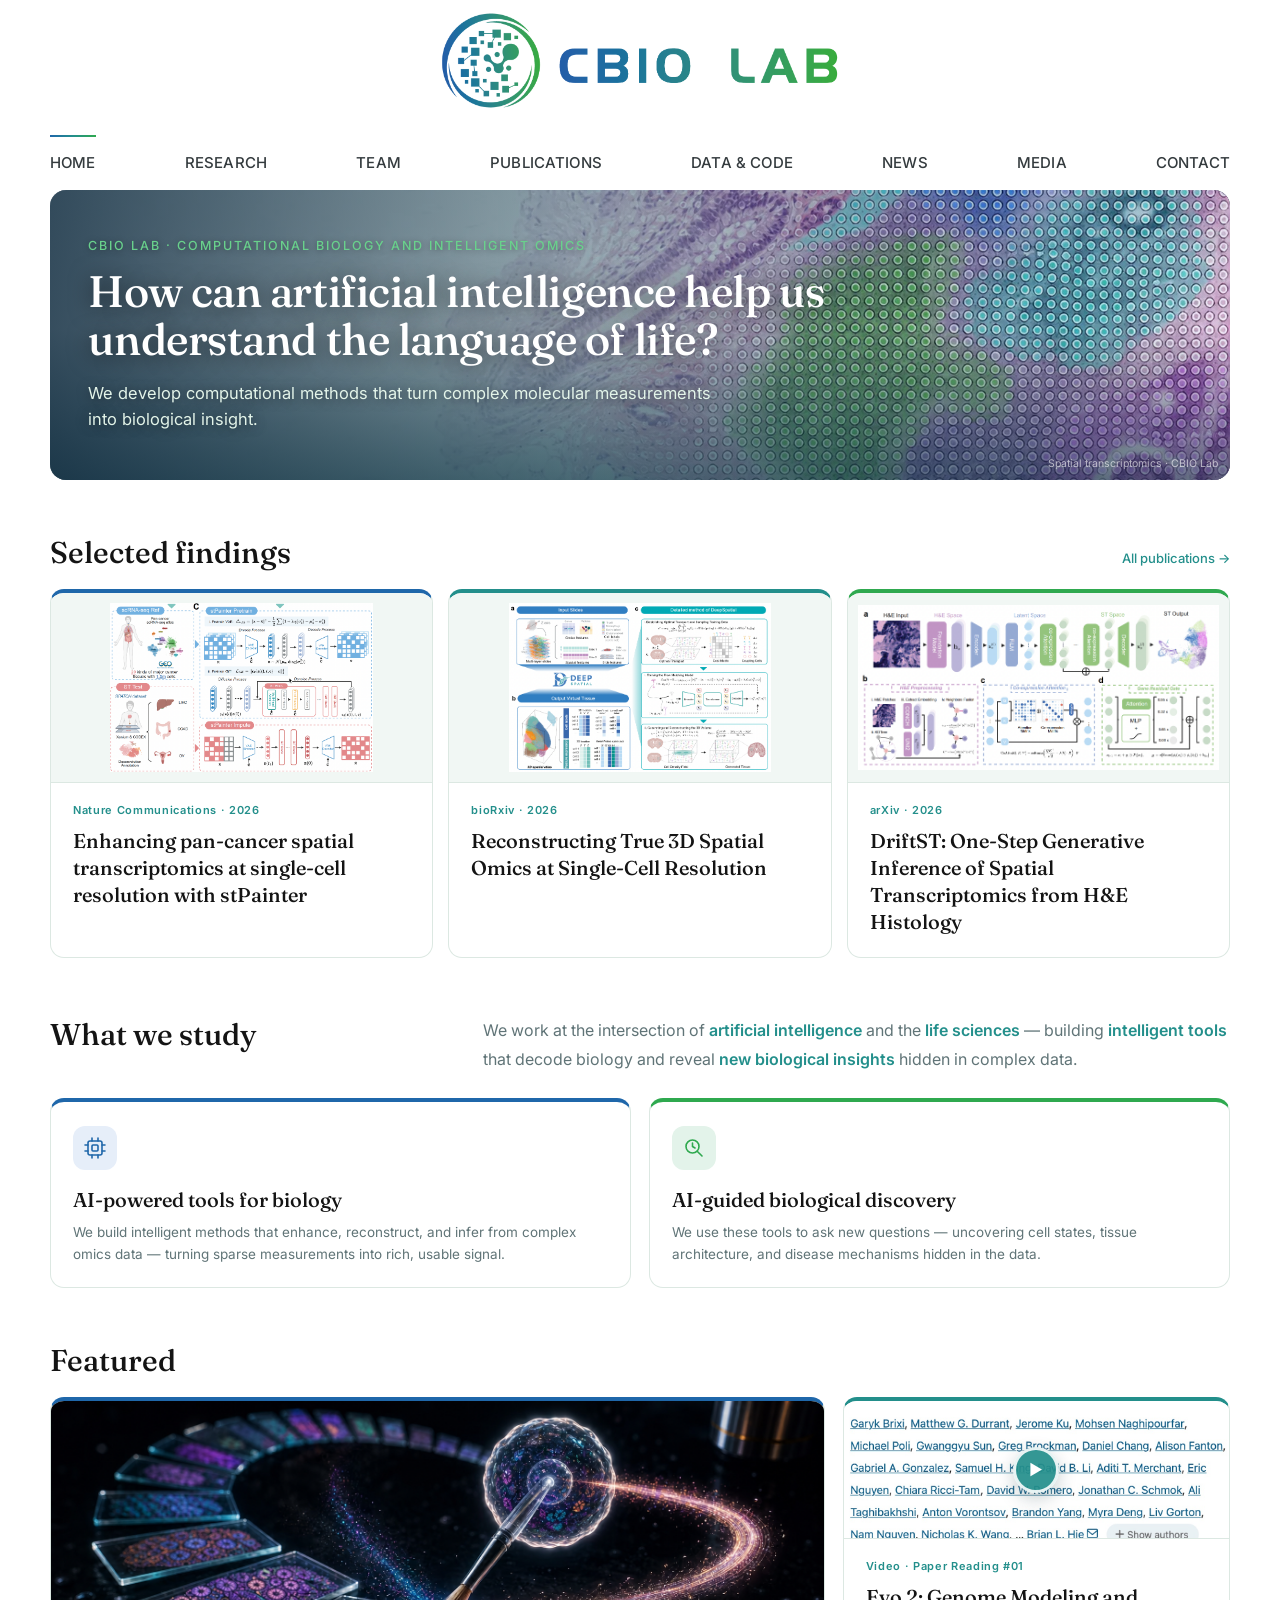
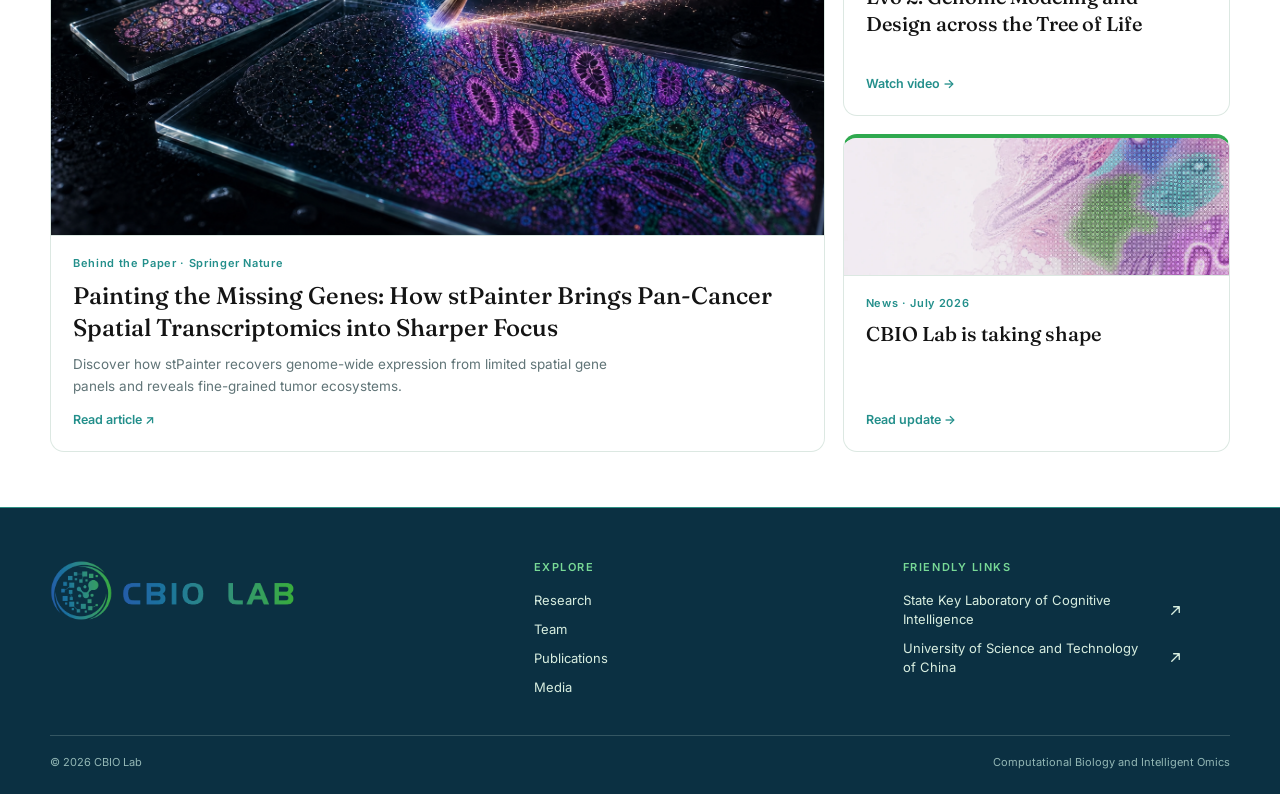
<file: index.html>
<!doctype html>
<html lang="en">
<head>
  <meta charset="utf-8">
  <meta name="viewport" content="width=device-width, initial-scale=1">
  <meta name="description" content="CBIO Lab develops artificial intelligence methods for spatial omics, single-cell analysis, and computational biology at USTC.">
  <meta name="theme-color" content="#ffffff">
  <title>Home | CBIO Lab</title>
  <link rel="icon" href="assets/cbio-lab-favicon.png" type="image/png">
  <link rel="preconnect" href="https://fonts.googleapis.com">
  <link rel="preconnect" href="https://fonts.gstatic.com" crossorigin>
  <link href="https://fonts.googleapis.com/css2?family=Fraunces:opsz,wght@9..144,400;9..144,500;9..144,600&family=Inter:wght@400;500;600&display=swap" rel="stylesheet">
  <link rel="stylesheet" href="styles.css?v=20260835">

  <script src="script.js?v=20260829" defer></script>
</head>
<body data-page="home">
  <header class="site-header">
    <div class="header-inner">
      <a class="logo" href="index.html" aria-label="CBIO Lab home">
        <span class="logo-image" role="img" aria-label="CBIO Lab"></span>

      </a>
      <button class="menu-button" type="button" aria-label="Open menu" aria-expanded="false">
        <span></span><span></span><span></span>
      </button>
      <nav class="main-nav" aria-label="Main navigation">
        <a class="active" href="index.html">Home</a>
        <a href="research.html">Research</a>
        <a href="team.html">Team</a>
        <a href="publications.html">Publications</a>
        <a href="data-code.html">Data &amp; Code</a>
        <a href="news.html">News</a>
        <a href="media.html">Media</a>
        <a href="contact.html">Contact</a>

      </nav>
    </div>
  </header>

  <main id="home" class="page-shell">
    <section class="hero">
      <div class="hero-slide on" style="background-image:url('assets/spatial-transcriptomics-hero-v2.webp')"></div>
      <div class="hero-slide" style="background-image:url('assets/single-cell-omics-hero-v2.webp')"></div>
      <div class="hero-slide" style="background-image:url('assets/three-dimensional-omics-hero-v2.webp')"></div>
      <div class="hero-scrim"></div>
      <div class="hero-body">
        <div class="eyebrow">CBIO LAB · COMPUTATIONAL BIOLOGY AND INTELLIGENT OMICS</div>
        <h1>How can artificial intelligence help us understand the language of life?</h1>
        <p class="hero-sub">We develop computational methods that turn complex molecular measurements into biological insight.</p>
      </div>
      <div class="hero-credit" data-credit>Spatial omics · CBIO Lab</div>
    </section>

    <section class="content-section" id="publications">
      <div class="section-head">
        <h2>Selected findings</h2>
        <a href="publications.html">All publications →</a>
      </div>
      <div class="paper-grid">
        <article class="paper-card">
          <a href="https://www.nature.com/articles/s41467-026-76552-x" class="paper-main" target="_blank" rel="noopener noreferrer">
            <div class="paper-figure"><img src="assets/stpainter-method.png" alt="stPainter method overview" loading="lazy" decoding="async"></div>
            <div class="paper-body"><span>Nature Communications · 2026</span><h3>Enhancing pan-cancer spatial transcriptomics at single-cell resolution with stPainter</h3></div>
          </a>
        </article>
        <article class="paper-card">
          <a href="https://www.biorxiv.org/content/10.64898/2026.04.28.721395v2" class="paper-main" target="_blank" rel="noopener noreferrer">
            <div class="paper-figure"><img src="assets/deepspatial-method.png" alt="DeepSpatial method overview" loading="lazy" decoding="async"></div>
            <div class="paper-body"><span>bioRxiv · 2026</span><h3>Reconstructing True 3D Spatial Omics at Single-Cell Resolution</h3></div>
          </a>
        </article>
        <article class="paper-card">
          <a href="https://arxiv.org/abs/2607.04740" class="paper-main" target="_blank" rel="noopener noreferrer">
            <div class="paper-figure"><img src="assets/driftst-method.png" alt="DriftST method overview" loading="lazy" decoding="async"></div>
            <div class="paper-body"><span>arXiv · 2026</span><h3>DriftST: One-Step Generative Inference of Spatial Transcriptomics from H&amp;E Histology</h3></div>
          </a>
        </article>
      </div>
    </section>

    <section class="home-research" id="research">
      <div class="intro-row">
        <h2>What we study</h2>
        <p>We work at the intersection of <span class="hl-teal">artificial intelligence</span> and the <span class="hl-teal">life sciences</span> — building <span class="hl-teal">intelligent tools</span> that decode biology and reveal <span class="hl-teal">new biological insights</span> hidden in complex data.</p>
      </div>
      <div class="study-pillars">
        <article class="study-pillar study-pillar--tools">
          <span class="study-pillar-icon" aria-hidden="true">
            <svg viewBox="0 0 24 24" fill="none" stroke="currentColor" stroke-width="1.6" stroke-linecap="round" stroke-linejoin="round"><rect x="5" y="5" width="14" height="14" rx="2"/><rect x="9" y="9" width="6" height="6" rx="1"/><path d="M9 2v3M15 2v3M9 19v3M15 19v3M2 9h3M2 15h3M19 9h3M19 15h3"/></svg>
          </span>
          <h3>AI-powered tools for biology</h3>
          <p>We build intelligent methods that enhance, reconstruct, and infer from complex omics data — turning sparse measurements into rich, usable signal.</p>
        </article>
        <article class="study-pillar study-pillar--discovery">
          <span class="study-pillar-icon" aria-hidden="true">
            <svg viewBox="0 0 24 24" fill="none" stroke="currentColor" stroke-width="1.6" stroke-linecap="round" stroke-linejoin="round"><circle cx="10.5" cy="10.5" r="6.5"/><path d="m20 20-4.8-4.8"/><path d="M10.5 7v3.5L13 12"/></svg>
          </span>
          <h3>AI-guided biological discovery</h3>
          <p>We use these tools to ask new questions — uncovering cell states, tissue architecture, and disease mechanisms hidden in the data.</p>
        </article>
      </div>
    </section>

    <section class="content-section" id="featured">
      <div class="section-head">
        <h2>Featured</h2>
      </div>
      <div class="featured-grid">
        <article class="featured-card featured-card--lead">
          <a href="https://communities.springernature.com/posts/painting-the-missing-genes-how-stpainter-brings-pan-cancer-spatial-transcriptomics-into-sharper-focus" target="_blank" rel="noopener noreferrer">
            <div class="featured-cover"><img src="assets/stpainter-behind-the-paper-cover-v2.png" alt="A luminous brush painting molecular detail across spatial transcriptomics tissue slides" loading="lazy" decoding="async"></div>
            <div class="featured-body"><span class="featured-kicker">Behind the Paper · Springer Nature</span><h3>Painting the Missing Genes: How stPainter Brings Pan-Cancer Spatial Transcriptomics into Sharper Focus</h3><p>Discover how stPainter recovers genome-wide expression from limited spatial gene panels and reveals fine-grained tumor ecosystems.</p><span class="featured-cta">Read article ↗</span></div>
          </a>
        </article>
        <div class="featured-side">
          <article class="featured-card featured-card--compact featured-card--video">
            <a href="media-talk.html">
              <div class="featured-cover"><img src="assets/evo2-bilibili-cover.jpg" alt="Evo 2 paper reading video cover" loading="lazy" decoding="async"><span class="featured-play" aria-hidden="true">▶</span></div>
              <div class="featured-body"><span class="featured-kicker">Video · Paper Reading #01</span><h3>Evo 2: Genome Modeling and Design across the Tree of Life</h3><span class="featured-cta">Watch video →</span></div>
            </a>
          </article>
          <article class="featured-card featured-card--compact">
            <a href="news.html">
              <div class="featured-cover"><img src="assets/spatial-transcriptomics-hero-v2.webp" alt="Spatial transcriptomics visualization" loading="lazy" decoding="async"></div>
              <div class="featured-body"><span class="featured-kicker">News · July 2026</span><h3>CBIO Lab is taking shape</h3><span class="featured-cta">Read update →</span></div>
            </a>
          </article>
        </div>
      </div>
    </section>

  </main>

  <footer class="site-footer">
    <div class="site-footer-inner">
      <div class="site-footer-grid">
      <div class="footer-brand">
        <a class="footer-brand-logo" href="index.html" aria-label="CBIO Lab home">
          <img class="footer-logo" src="assets/cbio-lab-logo.png" alt="CBIO Lab">
        </a>
      </div>
        <div class="footer-column">
          <h2>Explore</h2>
          <nav class="footer-nav" aria-label="Explore">
            <a href="research.html">Research</a>
            <a href="team.html">Team</a>
            <a href="publications.html">Publications</a>
            <a href="media.html">Media</a>
          </nav>
        </div>
        <div class="footer-column">
          <h2>Friendly links</h2>
          <nav class="footer-links" aria-label="Friendly links">
            <a class="footer-link" href="https://cogskl.iflytek.com/" target="_blank" rel="noopener noreferrer">
            <span>State Key Laboratory of Cognitive Intelligence</span>
              <svg class="footer-link-icon" viewBox="0 0 16 16" aria-hidden="true"><path d="M4 12 12 4M6 4h6v6"></path></svg>
            </a>
            <a class="footer-link" href="https://www.ustc.edu.cn/" target="_blank" rel="noopener noreferrer">
              <span>University of Science and Technology of China</span>
              <svg class="footer-link-icon" viewBox="0 0 16 16" aria-hidden="true"><path d="M4 12 12 4M6 4h6v6"></path></svg>
            </a>
          </nav>
        </div>
      </div>
      <div class="footer-bottom">
        <span>© <span data-year></span> CBIO Lab</span>
        <span>Computational Biology and Intelligent Omics</span>
      </div>
    </div>
  </footer>
</body>
</html>
</file>
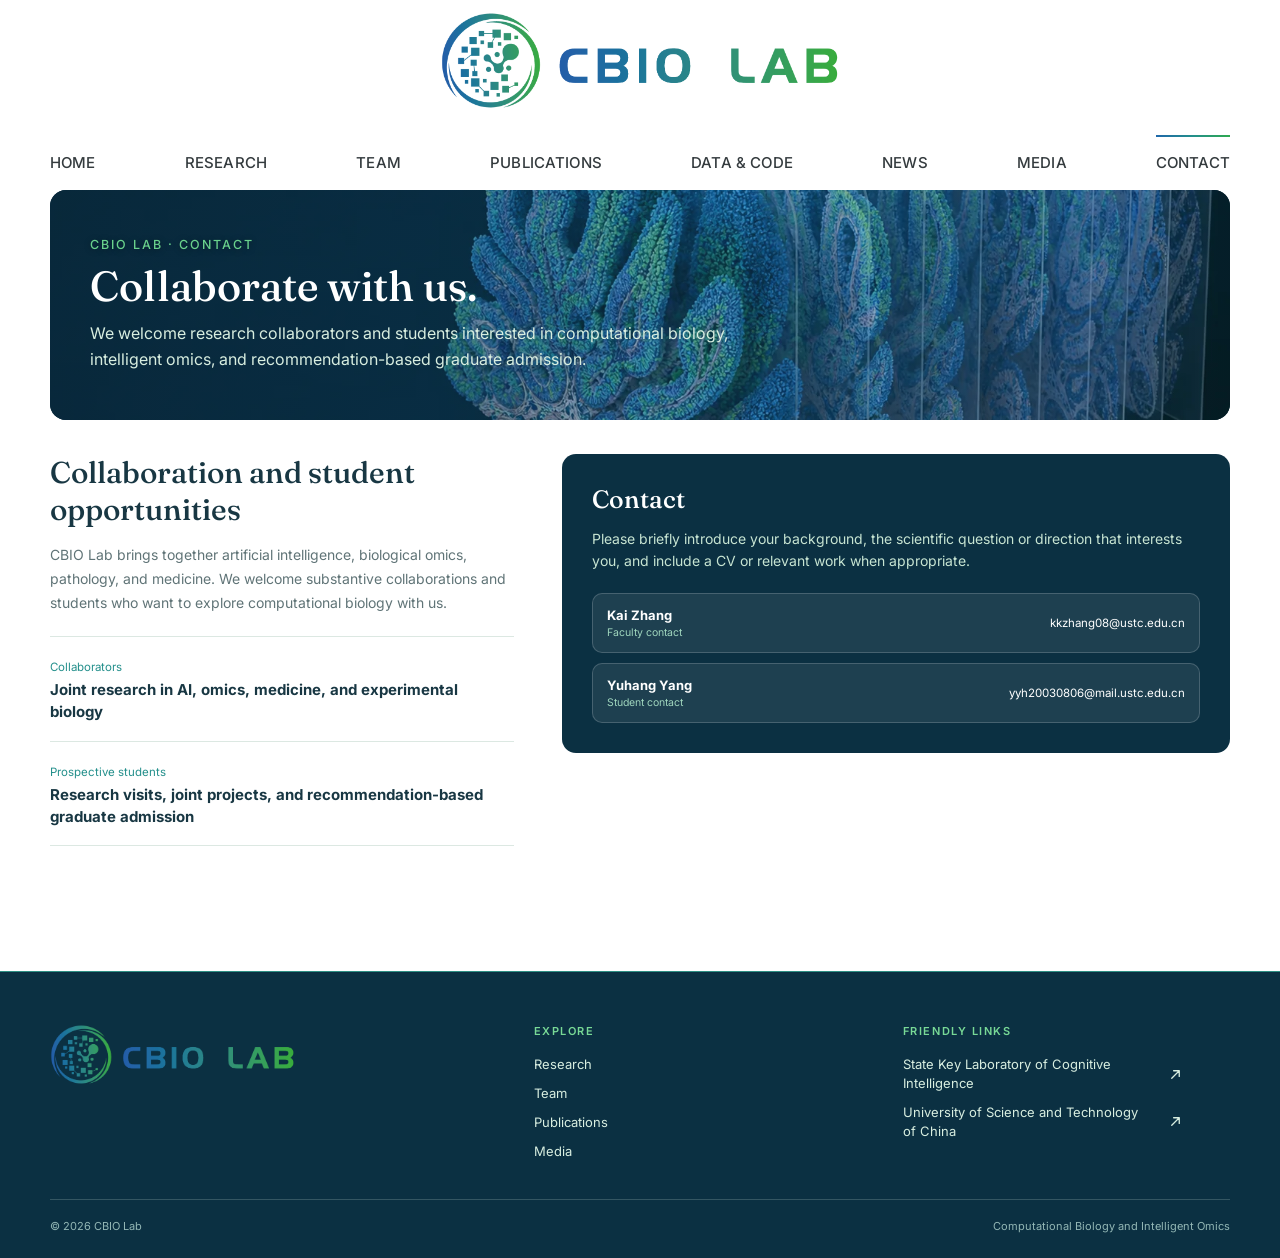
<file: contact.html>
<!doctype html><html lang="en"><head><meta charset="utf-8"><meta name="viewport" content="width=device-width,initial-scale=1"><meta name="description" content="Contact CBIO Lab about research collaboration and student opportunities in computational biology and intelligent omics."><meta name="theme-color" content="#ffffff"><title>Contact | CBIO Lab</title><link rel="icon" href="assets/cbio-lab-favicon.png" type="image/png"><link rel="preconnect" href="https://fonts.googleapis.com"><link rel="preconnect" href="https://fonts.gstatic.com" crossorigin><link href="https://fonts.googleapis.com/css2?family=Fraunces:opsz,wght@9..144,400;9..144,500;9..144,600&family=Inter:wght@400;500;600&display=swap" rel="stylesheet"><link rel="stylesheet" href="styles.css?v=20260835"><script src="script.js?v=20260829" defer></script></head><body data-page="contact">
<header class="site-header"><div class="header-inner"><a class="logo" href="index.html" aria-label="CBIO Lab home"><span class="logo-image" role="img" aria-label="CBIO Lab"></span></a><button class="menu-button" type="button" aria-label="Open menu" aria-expanded="false"><span></span><span></span><span></span></button><nav class="main-nav" aria-label="Main navigation"><a href="index.html">Home</a><a href="research.html">Research</a><a href="team.html">Team</a><a href="publications.html">Publications</a><a href="data-code.html">Data &amp; Code</a><a href="news.html">News</a><a href="media.html">Media</a><a class="active" href="contact.html">Contact</a></nav></div></header>
<main class="page-shell inner-content"><section class="inner-hero compact" style="--page-image:url('assets/three-dimensional-omics-hero-v2.webp')"><div><div class="eyebrow">CBIO LAB · CONTACT</div><h1>Collaborate with us.</h1><p>We welcome research collaborators and students interested in computational biology, intelligent omics, and recommendation-based graduate admission.</p></div></section>
<section class="join-grid" aria-labelledby="opportunities-title"><div class="join-copy"><h2 id="opportunities-title">Collaboration and student opportunities</h2><p>CBIO Lab brings together artificial intelligence, biological omics, pathology, and medicine. We welcome substantive collaborations and students who want to explore computational biology with us.</p>
<div class="position-list"><article class="position"><span>Collaborators</span><h3>Joint research in AI, omics, medicine, and experimental biology</h3></article><article class="position"><span>Prospective students</span><h3>Research visits, joint projects, and recommendation-based graduate admission</h3></article></div></div>
<aside class="contact-panel"><h3>Contact</h3><p>Please briefly introduce your background, the scientific question or direction that interests you, and include a CV or relevant work when appropriate.</p><div class="contact-email-list"><a class="contact-person" href="mailto:kkzhang08@ustc.edu.cn"><span><strong>Kai Zhang</strong><small>Faculty contact</small></span><em>kkzhang08@ustc.edu.cn</em></a><a class="contact-person" href="mailto:yyh20030806@mail.ustc.edu.cn"><span><strong>Yuhang Yang</strong><small>Student contact</small></span><em>yyh20030806@mail.ustc.edu.cn</em></a></div></aside></section>
</main>
<footer class="site-footer">
  <div class="site-footer-inner">
    <div class="site-footer-grid">
      <div class="footer-brand">
        <a class="footer-brand-logo" href="index.html" aria-label="CBIO Lab home">
          <img class="footer-logo" src="assets/cbio-lab-logo.png" alt="CBIO Lab">
        </a>
      </div>
      <div class="footer-column">
        <h2>Explore</h2>
        <nav class="footer-nav" aria-label="Explore">
          <a href="research.html">Research</a>
          <a href="team.html">Team</a>
          <a href="publications.html">Publications</a>
          <a href="media.html">Media</a>
        </nav>
      </div>
      <div class="footer-column">
        <h2>Friendly links</h2>
        <nav class="footer-links" aria-label="Friendly links">
          <a class="footer-link" href="https://cogskl.iflytek.com/" target="_blank" rel="noopener noreferrer">
            <span>State Key Laboratory of Cognitive Intelligence</span>
            <svg class="footer-link-icon" viewBox="0 0 16 16" aria-hidden="true"><path d="M4 12 12 4M6 4h6v6"></path></svg>
          </a>
          <a class="footer-link" href="https://www.ustc.edu.cn/" target="_blank" rel="noopener noreferrer">
            <span>University of Science and Technology of China</span>
            <svg class="footer-link-icon" viewBox="0 0 16 16" aria-hidden="true"><path d="M4 12 12 4M6 4h6v6"></path></svg>
          </a>
        </nav>
      </div>
    </div>
    <div class="footer-bottom">
      <span>© <span data-year></span> CBIO Lab</span>
      <span>Computational Biology and Intelligent Omics</span>
    </div>
  </div>
</footer>
</body></html>
</file>
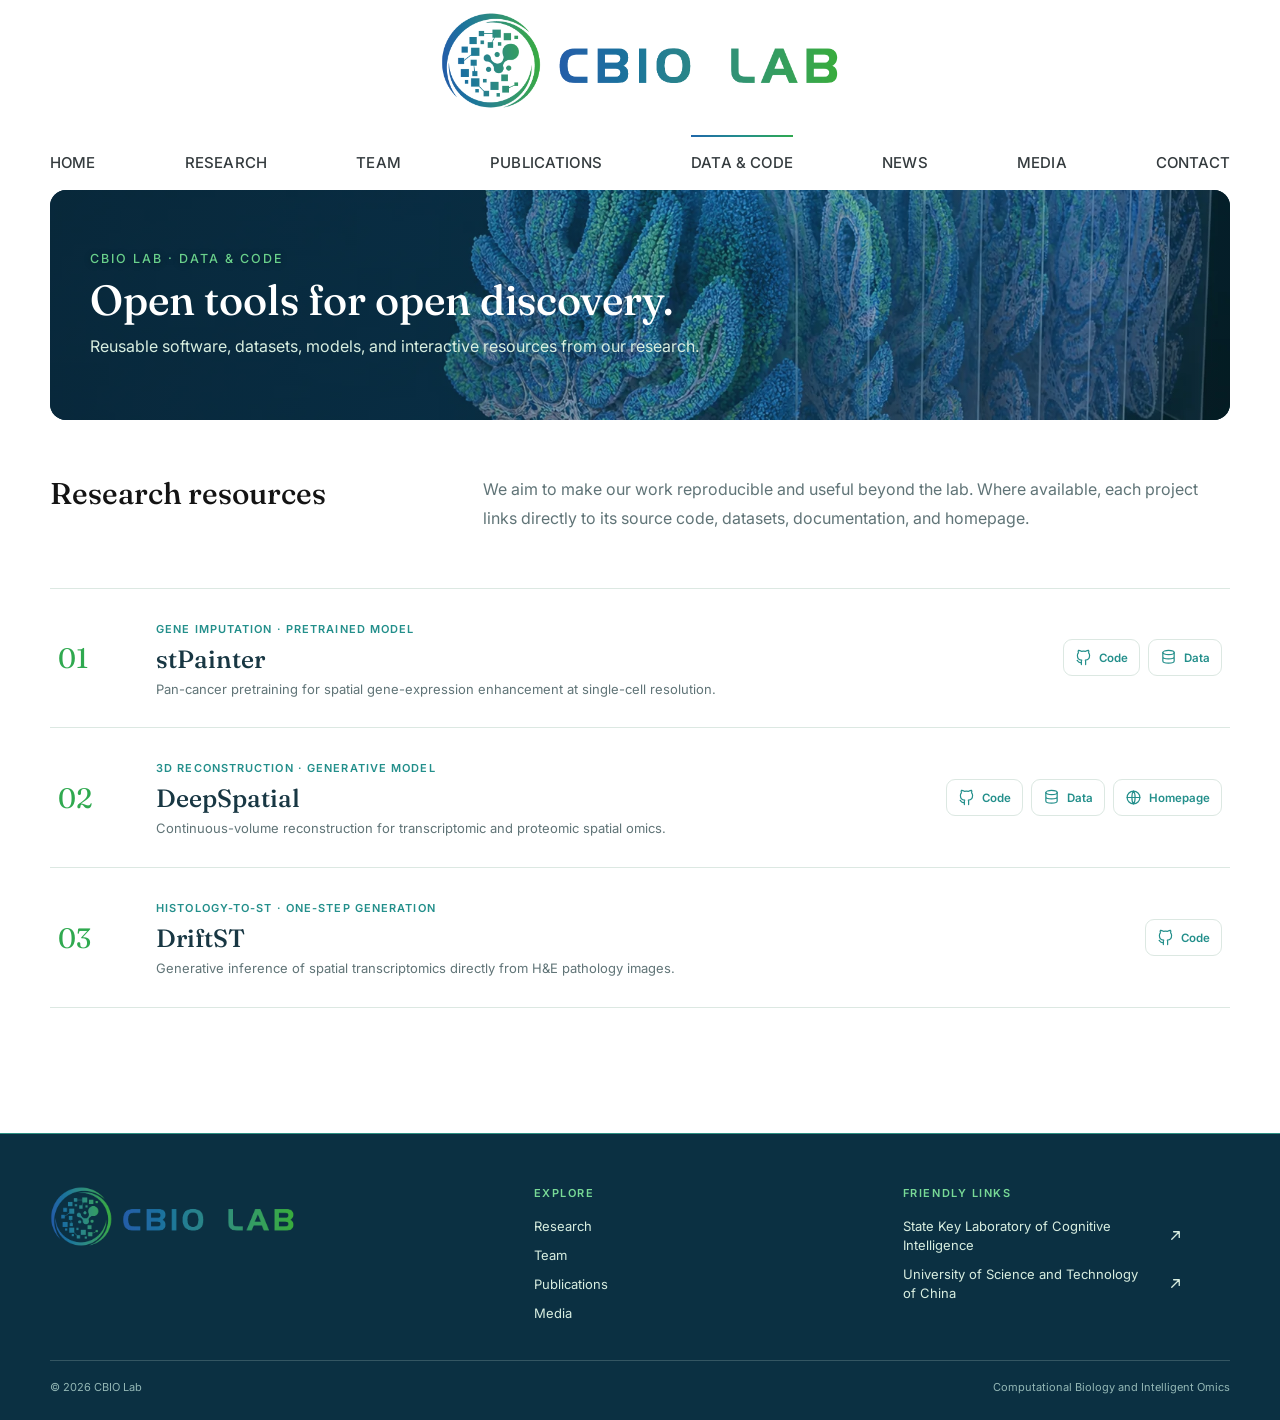
<file: data-code.html>
<!doctype html><html lang="en"><head><meta charset="utf-8"><meta name="viewport" content="width=device-width,initial-scale=1"><meta name="description" content="Access open-source code, datasets, pretrained models, and project resources from CBIO Lab."><meta name="theme-color" content="#ffffff"><title>Data &amp; Code | CBIO Lab</title><link rel="icon" href="assets/cbio-lab-favicon.png" type="image/png"><link rel="preconnect" href="https://fonts.googleapis.com"><link rel="preconnect" href="https://fonts.gstatic.com" crossorigin><link href="https://fonts.googleapis.com/css2?family=Fraunces:opsz,wght@9..144,400;9..144,500;9..144,600&family=Inter:wght@400;500;600&display=swap" rel="stylesheet"><link rel="stylesheet" href="styles.css?v=20260835"><script src="script.js?v=20260829" defer></script></head><body data-page="dataCode">
<header class="site-header"><div class="header-inner"><a class="logo" href="index.html" aria-label="CBIO Lab home"><span class="logo-image" role="img" aria-label="CBIO Lab"></span></a><button class="menu-button" type="button" aria-label="Open menu" aria-expanded="false"><span></span><span></span><span></span></button><nav class="main-nav" aria-label="Main navigation"><a href="index.html">Home</a><a href="research.html">Research</a><a href="team.html">Team</a><a href="publications.html">Publications</a><a class="active" href="data-code.html">Data &amp; Code</a><a href="news.html">News</a><a href="media.html">Media</a><a href="contact.html">Contact</a></nav></div></header>
<main class="page-shell inner-content"><section class="inner-hero compact" style="--page-image:url('assets/three-dimensional-omics-hero-v2.webp')"><div><div class="eyebrow">CBIO LAB · DATA &amp; CODE</div><h1>Open tools for open discovery.</h1><p>Reusable software, datasets, models, and interactive resources from our research.</p></div></section>
<section class="intro-row"><h2 id="resources-title">Research resources</h2><p>We aim to make our work reproducible and useful beyond the lab. Where available, each project links directly to its source code, datasets, documentation, and homepage.</p></section>
<section class="resource-list" aria-labelledby="resources-title">
<article class="resource-item"><div class="resource-index">01</div><div class="resource-copy"><span class="resource-label">Gene imputation · Pretrained model</span><h2>stPainter</h2><p>Pan-cancer pretraining for spatial gene-expression enhancement at single-cell resolution.</p></div><nav class="resource-links" aria-label="stPainter resources"><a href="https://github.com/yyh030806/stPainter" target="_blank" rel="noopener noreferrer"><svg viewBox="0 0 24 24" aria-hidden="true"><path d="M9 19c-4.5 1.4-4.5-2.5-6-3m12 6v-3.9c0-1.1.1-1.6-.5-2.3 3-.3 6.1-1.5 6.1-6.7a5.2 5.2 0 0 0-1.4-3.6 4.8 4.8 0 0 0-.1-3.6S18 1.5 15 3.3a13 13 0 0 0-6 0C6 1.5 4.9 1.9 4.9 1.9a4.8 4.8 0 0 0-.1 3.6 5.2 5.2 0 0 0-1.4 3.6c0 5.2 3.1 6.4 6.1 6.7-.6.7-.6 1.4-.5 2.3V22"></path></svg><span>Code</span></a><a href="https://github.com/yyh030806/stPainter/blob/main/download.py" target="_blank" rel="noopener noreferrer"><svg viewBox="0 0 24 24" aria-hidden="true"><ellipse cx="12" cy="5" rx="8" ry="3"></ellipse><path d="M4 5v6c0 1.7 3.6 3 8 3s8-1.3 8-3V5M4 11v6c0 1.7 3.6 3 8 3s8-1.3 8-3v-6"></path></svg><span>Data</span></a></nav></article>
<article class="resource-item"><div class="resource-index">02</div><div class="resource-copy"><span class="resource-label">3D reconstruction · Generative model</span><h2>DeepSpatial</h2><p>Continuous-volume reconstruction for transcriptomic and proteomic spatial omics.</p></div><nav class="resource-links" aria-label="DeepSpatial resources"><a href="https://github.com/yyh030806/DeepSpatial" target="_blank" rel="noopener noreferrer"><svg viewBox="0 0 24 24" aria-hidden="true"><path d="M9 19c-4.5 1.4-4.5-2.5-6-3m12 6v-3.9c0-1.1.1-1.6-.5-2.3 3-.3 6.1-1.5 6.1-6.7a5.2 5.2 0 0 0-1.4-3.6 4.8 4.8 0 0 0-.1-3.6S18 1.5 15 3.3a13 13 0 0 0-6 0C6 1.5 4.9 1.9 4.9 1.9a4.8 4.8 0 0 0-.1 3.6 5.2 5.2 0 0 0-1.4 3.6c0 5.2 3.1 6.4 6.1 6.7-.6.7-.6 1.4-.5 2.3V22"></path></svg><span>Code</span></a><a href="https://drive.google.com/drive/folders/11MICO4KmGRDlKfFf6LQ_aZC3mtF9NrNG?usp=sharing" target="_blank" rel="noopener noreferrer"><svg viewBox="0 0 24 24" aria-hidden="true"><ellipse cx="12" cy="5" rx="8" ry="3"></ellipse><path d="M4 5v6c0 1.7 3.6 3 8 3s8-1.3 8-3V5M4 11v6c0 1.7 3.6 3 8 3s8-1.3 8-3v-6"></path></svg><span>Data</span></a><a href="https://yyh030806.github.io/DeepSpatial/" target="_blank" rel="noopener noreferrer"><svg viewBox="0 0 24 24" aria-hidden="true"><circle cx="12" cy="12" r="9"></circle><path d="M3 12h18M12 3c3 3.2 3 14.8 0 18M12 3c-3 3.2-3 14.8 0 18"></path></svg><span>Homepage</span></a></nav></article>
<article class="resource-item"><div class="resource-index">03</div><div class="resource-copy"><span class="resource-label">Histology-to-ST · One-step generation</span><h2>DriftST</h2><p>Generative inference of spatial transcriptomics directly from H&amp;E pathology images.</p></div><nav class="resource-links" aria-label="DriftST resources"><a href="https://github.com/yyh030806/DriftST" target="_blank" rel="noopener noreferrer"><svg viewBox="0 0 24 24" aria-hidden="true"><path d="M9 19c-4.5 1.4-4.5-2.5-6-3m12 6v-3.9c0-1.1.1-1.6-.5-2.3 3-.3 6.1-1.5 6.1-6.7a5.2 5.2 0 0 0-1.4-3.6 4.8 4.8 0 0 0-.1-3.6S18 1.5 15 3.3a13 13 0 0 0-6 0C6 1.5 4.9 1.9 4.9 1.9a4.8 4.8 0 0 0-.1 3.6 5.2 5.2 0 0 0-1.4 3.6c0 5.2 3.1 6.4 6.1 6.7-.6.7-.6 1.4-.5 2.3V22"></path></svg><span>Code</span></a></nav></article>
</section></main>
<footer class="site-footer">
  <div class="site-footer-inner">
    <div class="site-footer-grid">
      <div class="footer-brand">
        <a class="footer-brand-logo" href="index.html" aria-label="CBIO Lab home">
          <img class="footer-logo" src="assets/cbio-lab-logo.png" alt="CBIO Lab">
        </a>
      </div>
      <div class="footer-column">
        <h2>Explore</h2>
        <nav class="footer-nav" aria-label="Explore">
          <a href="research.html">Research</a>
          <a href="team.html">Team</a>
          <a href="publications.html">Publications</a>
          <a href="media.html">Media</a>
        </nav>
      </div>
      <div class="footer-column">
        <h2>Friendly links</h2>
        <nav class="footer-links" aria-label="Friendly links">
          <a class="footer-link" href="https://cogskl.iflytek.com/" target="_blank" rel="noopener noreferrer">
            <span>State Key Laboratory of Cognitive Intelligence</span>
            <svg class="footer-link-icon" viewBox="0 0 16 16" aria-hidden="true"><path d="M4 12 12 4M6 4h6v6"></path></svg>
          </a>
          <a class="footer-link" href="https://www.ustc.edu.cn/" target="_blank" rel="noopener noreferrer">
            <span>University of Science and Technology of China</span>
            <svg class="footer-link-icon" viewBox="0 0 16 16" aria-hidden="true"><path d="M4 12 12 4M6 4h6v6"></path></svg>
          </a>
        </nav>
      </div>
    </div>
    <div class="footer-bottom">
      <span>© <span data-year></span> CBIO Lab</span>
      <span>Computational Biology and Intelligent Omics</span>
    </div>
  </div>
</footer>
</body></html>
</file>
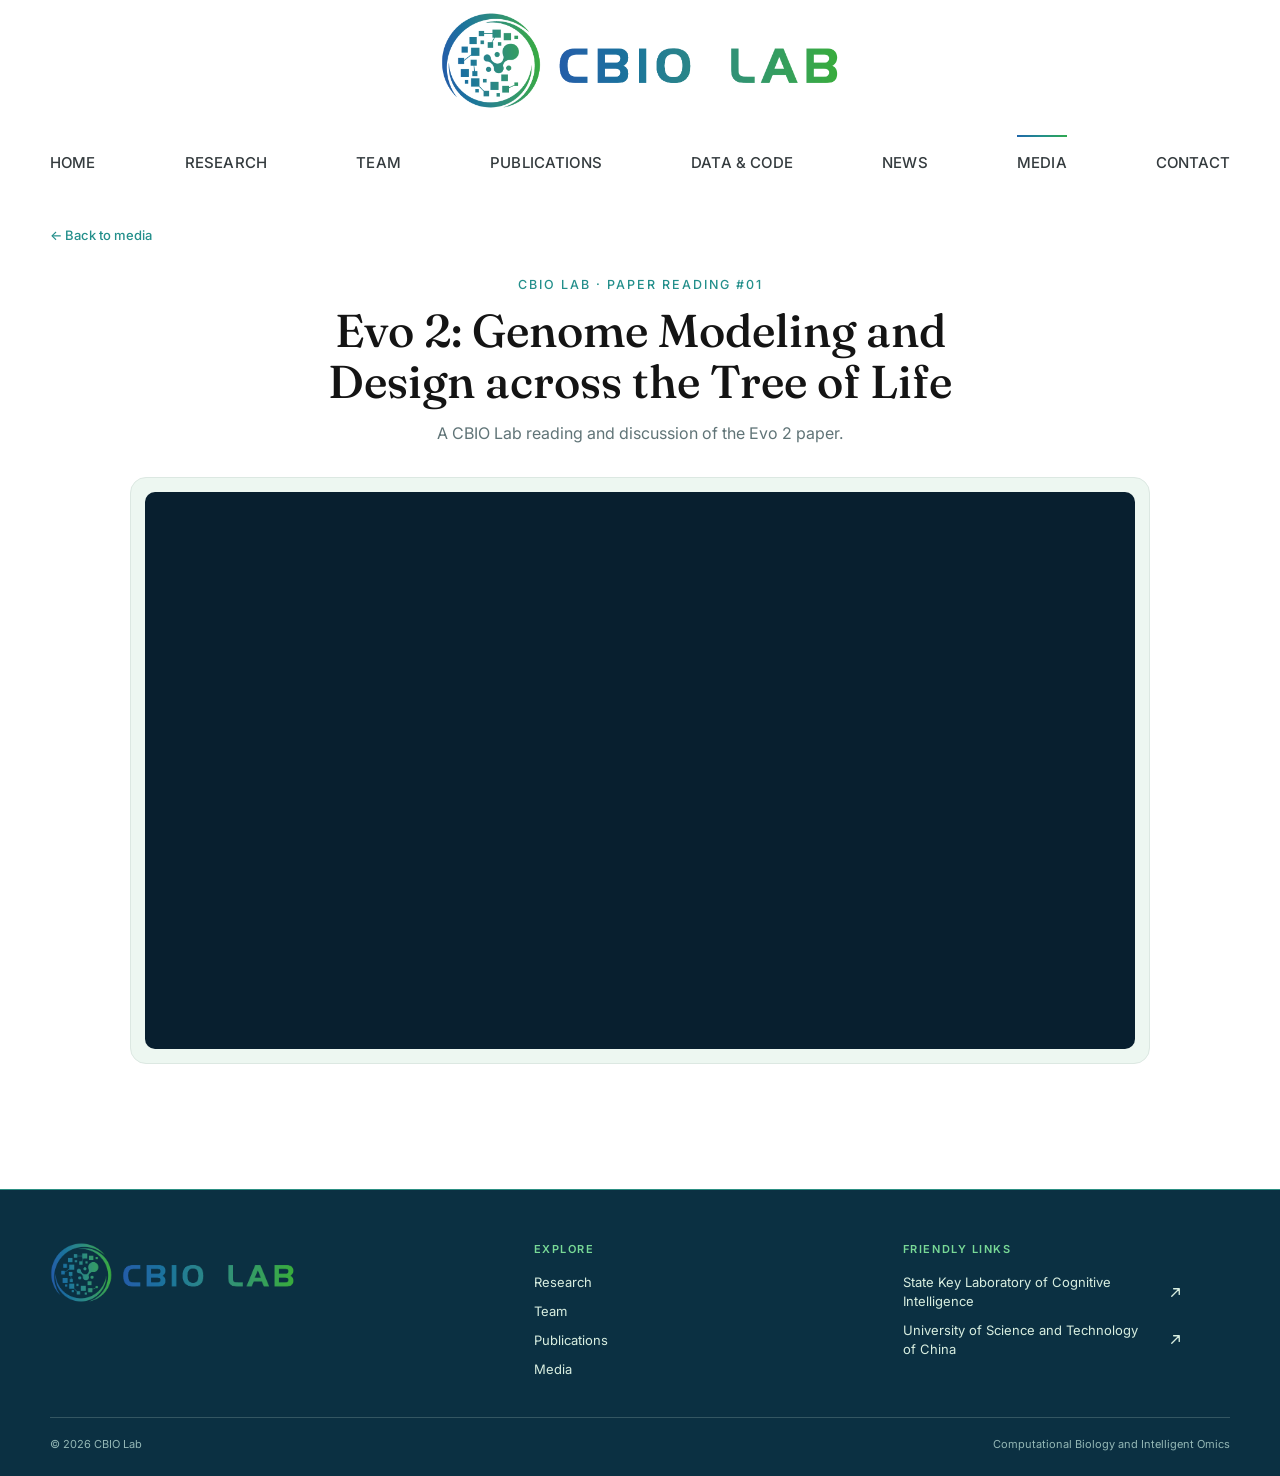
<file: media-talk.html>
<!doctype html><html lang="en"><head><meta charset="utf-8"><meta name="viewport" content="width=device-width,initial-scale=1"><meta name="description" content="Watch CBIO Lab's paper reading on Evo 2 and genome modeling across the tree of life."><meta name="theme-color" content="#ffffff"><title>Evo 2 Paper Reading | CBIO Lab</title><link rel="icon" href="assets/cbio-lab-favicon.png" type="image/png"><link rel="preconnect" href="https://fonts.googleapis.com"><link rel="preconnect" href="https://fonts.gstatic.com" crossorigin><link href="https://fonts.googleapis.com/css2?family=Fraunces:opsz,wght@9..144,400;9..144,500;9..144,600&family=Inter:wght@400;500;600&display=swap" rel="stylesheet"><link rel="stylesheet" href="styles.css?v=20260835"><script src="script.js?v=20260829" defer></script></head><body data-page="mediaTalk">
<header class="site-header"><div class="header-inner"><a class="logo" href="index.html" aria-label="CBIO Lab home"><span class="logo-image" role="img" aria-label="CBIO Lab"></span></a><button class="menu-button" type="button" aria-label="Open menu" aria-expanded="false"><span></span><span></span><span></span></button><nav class="main-nav" aria-label="Main navigation"><a href="index.html">Home</a><a href="research.html">Research</a><a href="team.html">Team</a><a href="publications.html">Publications</a><a href="data-code.html">Data &amp; Code</a><a href="news.html">News</a><a class="active" href="media.html">Media</a><a href="contact.html">Contact</a></nav></div></header>
<main class="page-shell inner-content media-detail-page"><a class="media-back" href="media.html">← Back to media</a><section class="media-detail-heading"><div class="eyebrow">CBIO LAB · PAPER READING #01</div><h1>Evo 2: Genome Modeling and Design across the Tree of Life</h1><p>A CBIO Lab reading and discussion of the Evo 2 paper.</p></section><section class="video-panel" aria-label="Evo 2 paper reading video"><div class="video-frame"><iframe src="https://player.bilibili.com/player.html?isOutside=true&amp;aid=117115101185979&amp;bvid=BV1b6b66uEZM&amp;cid=41019245559&amp;p=1" title="Evo 2 paper reading video" allow="autoplay; fullscreen; picture-in-picture" allowfullscreen></iframe></div></section></main>
<footer class="site-footer">
  <div class="site-footer-inner">
    <div class="site-footer-grid">
      <div class="footer-brand">
        <a class="footer-brand-logo" href="index.html" aria-label="CBIO Lab home">
          <img class="footer-logo" src="assets/cbio-lab-logo.png" alt="CBIO Lab">
        </a>
      </div>
      <div class="footer-column">
        <h2>Explore</h2>
        <nav class="footer-nav" aria-label="Explore">
          <a href="research.html">Research</a>
          <a href="team.html">Team</a>
          <a href="publications.html">Publications</a>
          <a href="media.html">Media</a>
        </nav>
      </div>
      <div class="footer-column">
        <h2>Friendly links</h2>
        <nav class="footer-links" aria-label="Friendly links">
          <a class="footer-link" href="https://cogskl.iflytek.com/" target="_blank" rel="noopener noreferrer">
            <span>State Key Laboratory of Cognitive Intelligence</span>
            <svg class="footer-link-icon" viewBox="0 0 16 16" aria-hidden="true"><path d="M4 12 12 4M6 4h6v6"></path></svg>
          </a>
          <a class="footer-link" href="https://www.ustc.edu.cn/" target="_blank" rel="noopener noreferrer">
            <span>University of Science and Technology of China</span>
            <svg class="footer-link-icon" viewBox="0 0 16 16" aria-hidden="true"><path d="M4 12 12 4M6 4h6v6"></path></svg>
          </a>
        </nav>
      </div>
    </div>
    <div class="footer-bottom">
      <span>© <span data-year></span> CBIO Lab</span>
      <span>Computational Biology and Intelligent Omics</span>
    </div>
  </div>
</footer>
</body></html>
</file>
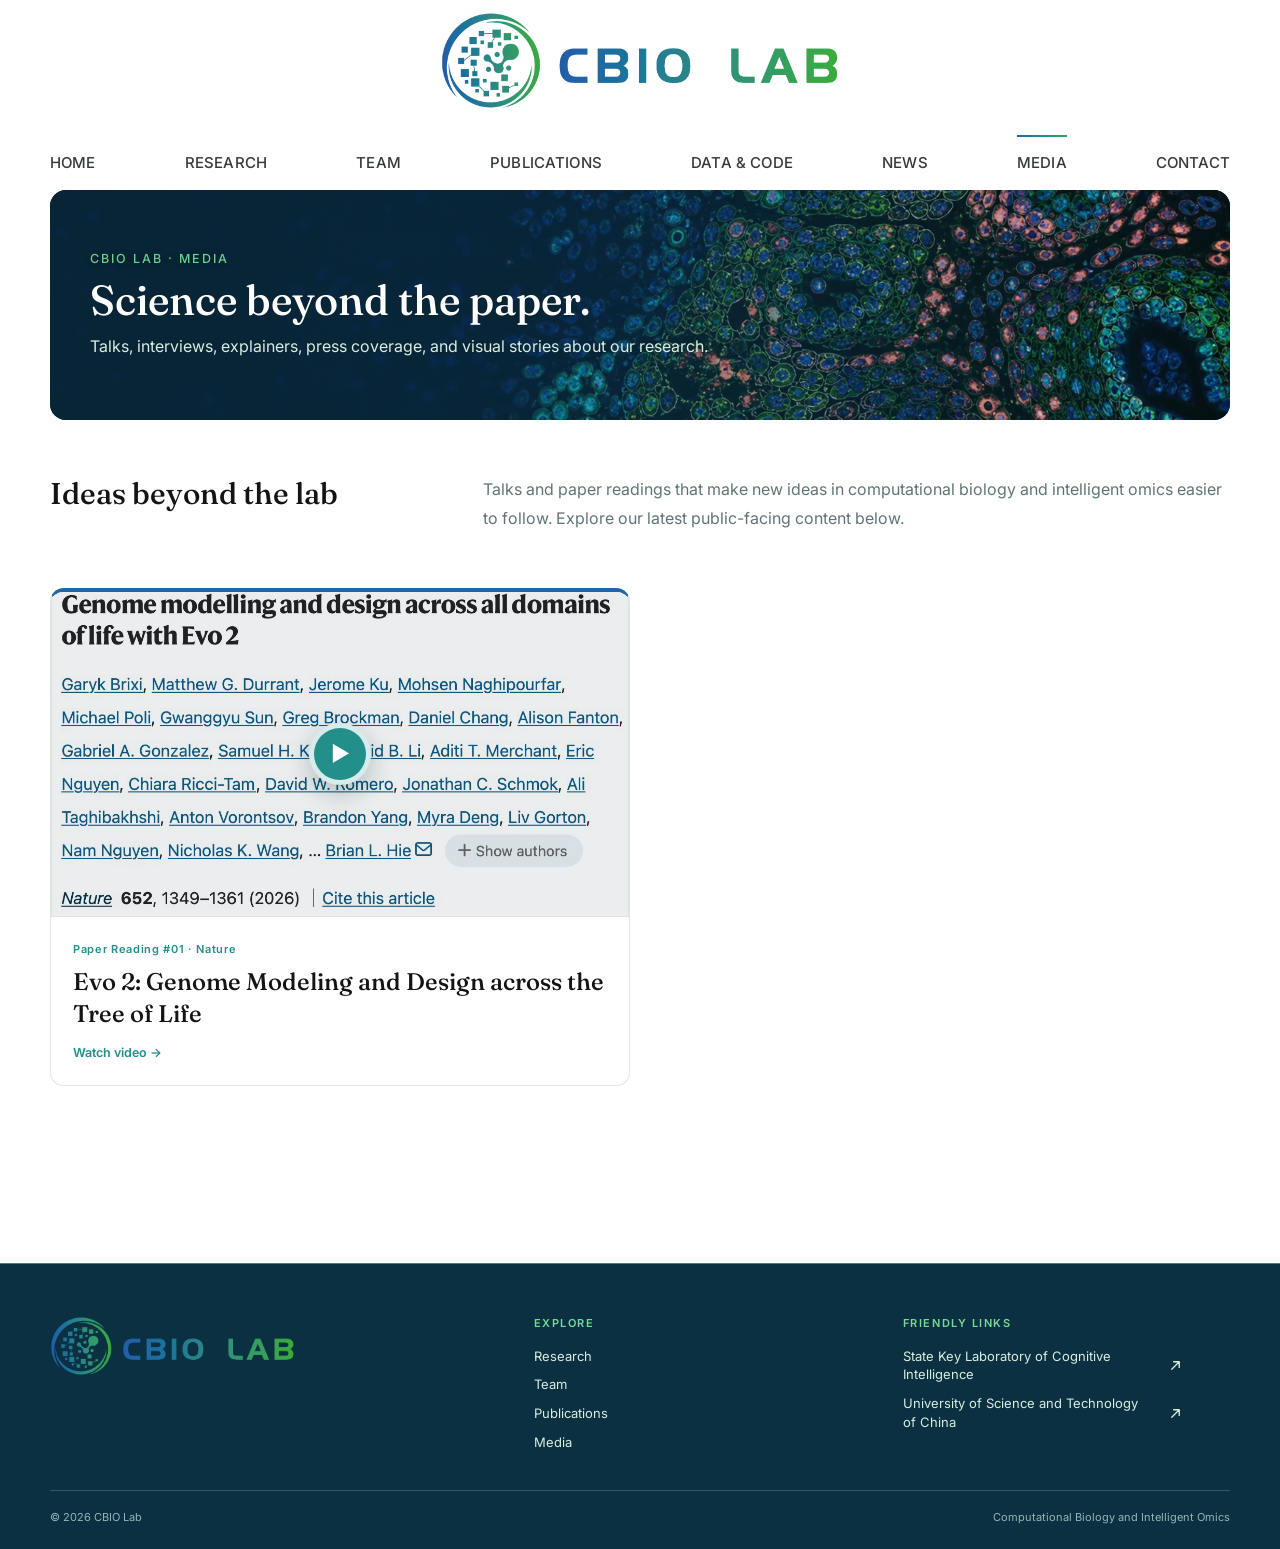
<file: media.html>
<!doctype html><html lang="en"><head><meta charset="utf-8"><meta name="viewport" content="width=device-width,initial-scale=1"><meta name="description" content="Watch talks, paper readings, explainers, and other public-facing content from CBIO Lab."><meta name="theme-color" content="#ffffff"><title>Media | CBIO Lab</title><link rel="icon" href="assets/cbio-lab-favicon.png" type="image/png"><link rel="preconnect" href="https://fonts.googleapis.com"><link rel="preconnect" href="https://fonts.gstatic.com" crossorigin><link href="https://fonts.googleapis.com/css2?family=Fraunces:opsz,wght@9..144,400;9..144,500;9..144,600&family=Inter:wght@400;500;600&display=swap" rel="stylesheet"><link rel="stylesheet" href="styles.css?v=20260835"><script src="script.js?v=20260829" defer></script></head><body data-page="media">
<header class="site-header"><div class="header-inner"><a class="logo" href="index.html" aria-label="CBIO Lab home"><span class="logo-image" role="img" aria-label="CBIO Lab"></span></a><button class="menu-button" type="button" aria-label="Open menu" aria-expanded="false"><span></span><span></span><span></span></button><nav class="main-nav" aria-label="Main navigation"><a href="index.html">Home</a><a href="research.html">Research</a><a href="team.html">Team</a><a href="publications.html">Publications</a><a href="data-code.html">Data &amp; Code</a><a href="news.html">News</a><a class="active" href="media.html">Media</a><a href="contact.html">Contact</a></nav></div></header>
<main class="page-shell inner-content"><section class="inner-hero compact" style="--page-image:url('assets/single-cell-omics-hero-v2.webp')"><div><div class="eyebrow">CBIO LAB · MEDIA</div><h1>Science beyond the paper.</h1><p>Talks, interviews, explainers, press coverage, and visual stories about our research.</p></div></section>
<section class="intro-row"><h2 id="media-title">Ideas beyond the lab</h2><p>Talks and paper readings that make new ideas in computational biology and intelligent omics easier to follow. Explore our latest public-facing content below.</p></section>
<section class="media-section" aria-labelledby="media-title">
<div class="media-feature-grid media-feature-grid--single">
<a class="media-feature-card media-feature-card--video" href="media-talk.html"><div class="media-card-art media-card-art--evo2"><img src="assets/evo2-bilibili-cover.jpg" alt="Evo 2 Nature paper page" loading="lazy" decoding="async"><span class="media-play" aria-hidden="true">▶</span></div><div class="media-card-body"><small>Paper Reading #01 · Nature</small><h3>Evo 2: Genome Modeling and Design across the Tree of Life</h3><span class="media-card-link">Watch video →</span></div></a>
</div></section></main>
<footer class="site-footer">
  <div class="site-footer-inner">
    <div class="site-footer-grid">
      <div class="footer-brand">
        <a class="footer-brand-logo" href="index.html" aria-label="CBIO Lab home">
          <img class="footer-logo" src="assets/cbio-lab-logo.png" alt="CBIO Lab">
        </a>
      </div>
      <div class="footer-column">
        <h2>Explore</h2>
        <nav class="footer-nav" aria-label="Explore">
          <a href="research.html">Research</a>
          <a href="team.html">Team</a>
          <a href="publications.html">Publications</a>
          <a href="media.html">Media</a>
        </nav>
      </div>
      <div class="footer-column">
        <h2>Friendly links</h2>
        <nav class="footer-links" aria-label="Friendly links">
          <a class="footer-link" href="https://cogskl.iflytek.com/" target="_blank" rel="noopener noreferrer">
            <span>State Key Laboratory of Cognitive Intelligence</span>
            <svg class="footer-link-icon" viewBox="0 0 16 16" aria-hidden="true"><path d="M4 12 12 4M6 4h6v6"></path></svg>
          </a>
          <a class="footer-link" href="https://www.ustc.edu.cn/" target="_blank" rel="noopener noreferrer">
            <span>University of Science and Technology of China</span>
            <svg class="footer-link-icon" viewBox="0 0 16 16" aria-hidden="true"><path d="M4 12 12 4M6 4h6v6"></path></svg>
          </a>
        </nav>
      </div>
    </div>
    <div class="footer-bottom">
      <span>© <span data-year></span> CBIO Lab</span>
      <span>Computational Biology and Intelligent Omics</span>
    </div>
  </div>
</footer>
</body></html>
</file>
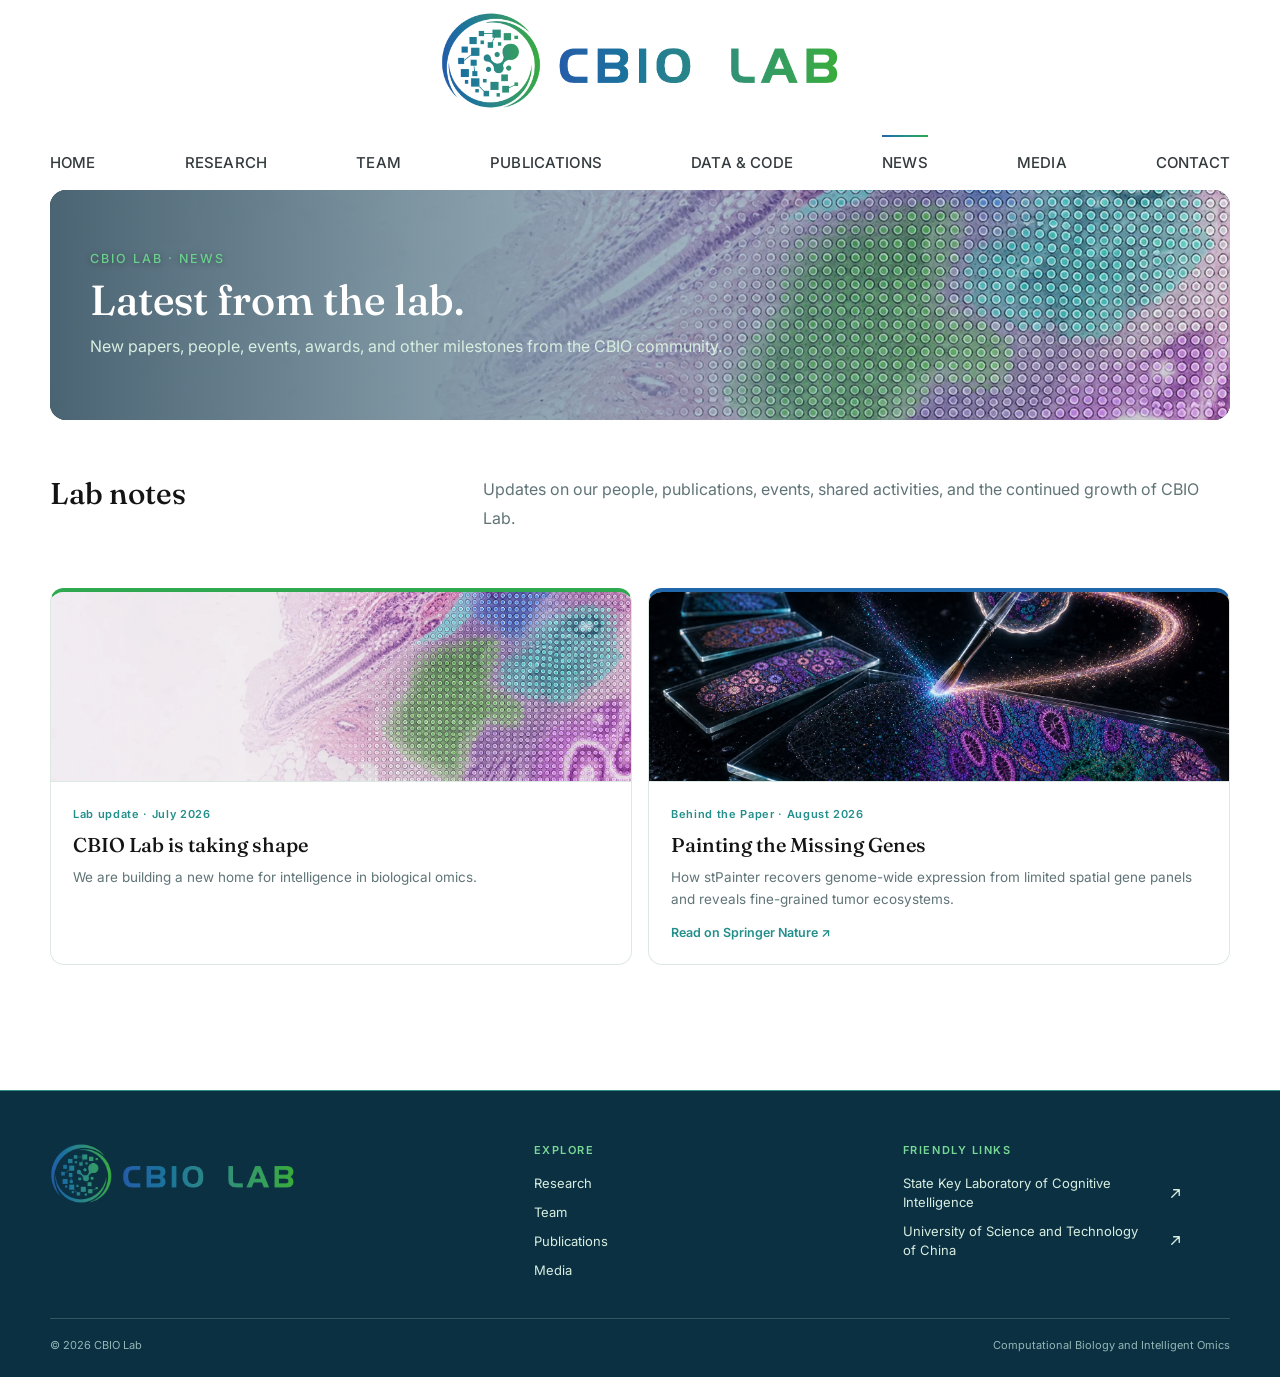
<file: news.html>
<!doctype html><html lang="en"><head><meta charset="utf-8"><meta name="viewport" content="width=device-width,initial-scale=1"><meta name="description" content="Follow publications, people, events, and milestones from CBIO Lab."><meta name="theme-color" content="#ffffff"><title>News | CBIO Lab</title><link rel="icon" href="assets/cbio-lab-favicon.png" type="image/png"><link rel="preconnect" href="https://fonts.googleapis.com"><link rel="preconnect" href="https://fonts.gstatic.com" crossorigin><link href="https://fonts.googleapis.com/css2?family=Fraunces:opsz,wght@9..144,400;9..144,500;9..144,600&family=Inter:wght@400;500;600&display=swap" rel="stylesheet"><link rel="stylesheet" href="styles.css?v=20260835"><script src="script.js?v=20260829" defer></script></head><body data-page="news">
<header class="site-header"><div class="header-inner"><a class="logo" href="index.html" aria-label="CBIO Lab home"><span class="logo-image" role="img" aria-label="CBIO Lab"></span></a><button class="menu-button" type="button" aria-label="Open menu" aria-expanded="false"><span></span><span></span><span></span></button><nav class="main-nav" aria-label="Main navigation"><a href="index.html">Home</a><a href="research.html">Research</a><a href="team.html">Team</a><a href="publications.html">Publications</a><a href="data-code.html">Data &amp; Code</a><a class="active" href="news.html">News</a><a href="media.html">Media</a><a href="contact.html">Contact</a></nav></div></header>
<main class="page-shell inner-content"><section class="inner-hero compact" style="--page-image:url('assets/spatial-transcriptomics-hero-v2.webp')"><div><div class="eyebrow">CBIO LAB · NEWS</div><h1>Latest from the lab.</h1><p>New papers, people, events, awards, and other milestones from the CBIO community.</p></div></section>
<section class="intro-row"><h2 id="news-title">Lab notes</h2><p>Updates on our people, publications, events, shared activities, and the continued growth of CBIO Lab.</p></section>
<section class="story-grid story-grid--two" aria-labelledby="news-title">
<article class="story-card"><div class="story-image"></div><div class="story-body"><small>Lab update · July 2026</small><h3>CBIO Lab is taking shape</h3><p>We are building a new home for intelligence in biological omics.</p></div></article>
<article class="story-card"><a href="https://communities.springernature.com/posts/painting-the-missing-genes-how-stpainter-brings-pan-cancer-spatial-transcriptomics-into-sharper-focus" target="_blank" rel="noopener noreferrer"><div class="story-image story-image--stpainter"></div><div class="story-body"><small>Behind the Paper · August 2026</small><h3>Painting the Missing Genes</h3><p>How stPainter recovers genome-wide expression from limited spatial gene panels and reveals fine-grained tumor ecosystems.</p><span class="story-link">Read on Springer Nature ↗</span></div></a></article>
</section></main>
<footer class="site-footer">
  <div class="site-footer-inner">
    <div class="site-footer-grid">
      <div class="footer-brand">
        <a class="footer-brand-logo" href="index.html" aria-label="CBIO Lab home">
          <img class="footer-logo" src="assets/cbio-lab-logo.png" alt="CBIO Lab">
        </a>
      </div>
      <div class="footer-column">
        <h2>Explore</h2>
        <nav class="footer-nav" aria-label="Explore">
          <a href="research.html">Research</a>
          <a href="team.html">Team</a>
          <a href="publications.html">Publications</a>
          <a href="media.html">Media</a>
        </nav>
      </div>
      <div class="footer-column">
        <h2>Friendly links</h2>
        <nav class="footer-links" aria-label="Friendly links">
          <a class="footer-link" href="https://cogskl.iflytek.com/" target="_blank" rel="noopener noreferrer">
            <span>State Key Laboratory of Cognitive Intelligence</span>
            <svg class="footer-link-icon" viewBox="0 0 16 16" aria-hidden="true"><path d="M4 12 12 4M6 4h6v6"></path></svg>
          </a>
          <a class="footer-link" href="https://www.ustc.edu.cn/" target="_blank" rel="noopener noreferrer">
            <span>University of Science and Technology of China</span>
            <svg class="footer-link-icon" viewBox="0 0 16 16" aria-hidden="true"><path d="M4 12 12 4M6 4h6v6"></path></svg>
          </a>
        </nav>
      </div>
    </div>
    <div class="footer-bottom">
      <span>© <span data-year></span> CBIO Lab</span>
      <span>Computational Biology and Intelligent Omics</span>
    </div>
  </div>
</footer>
</body></html>
</file>
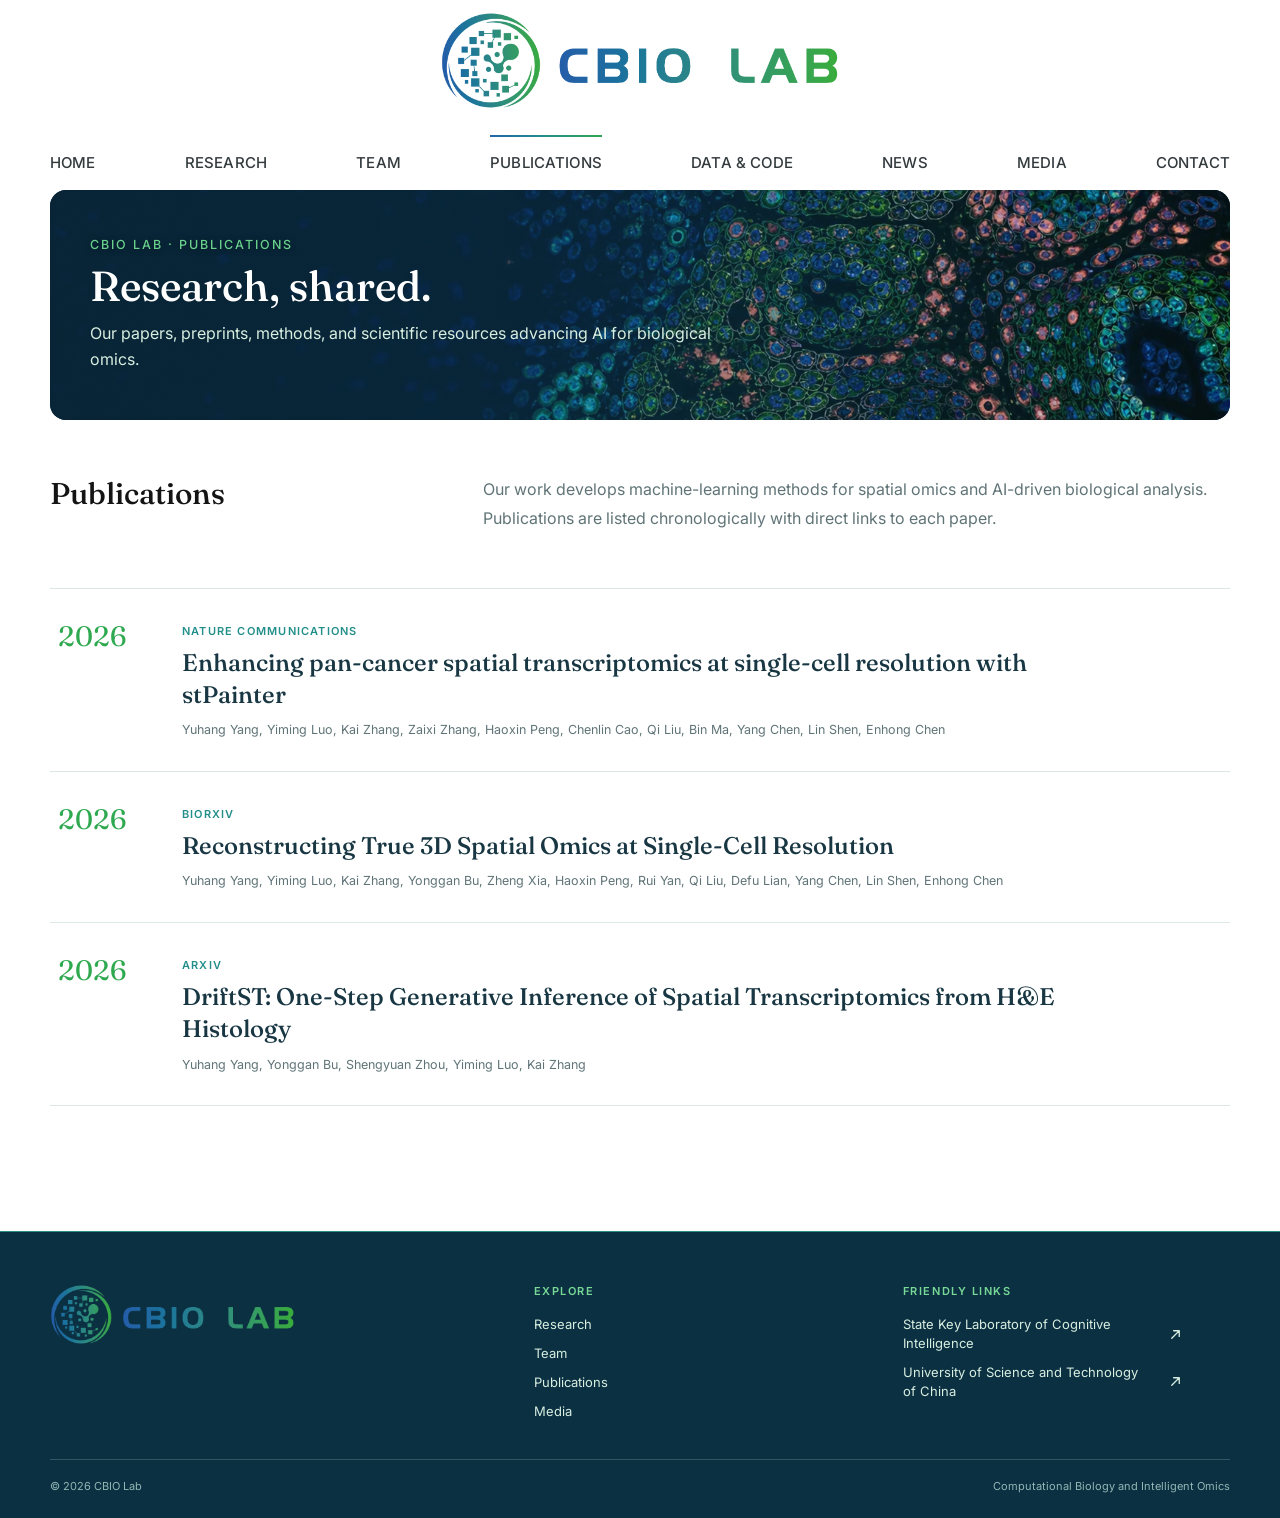
<file: publications.html>
<!doctype html><html lang="en"><head><meta charset="utf-8"><meta name="viewport" content="width=device-width,initial-scale=1"><meta name="description" content="Browse CBIO Lab publications and preprints in spatial omics, computational biology, and artificial intelligence."><meta name="theme-color" content="#ffffff"><title>Publications | CBIO Lab</title><link rel="icon" href="assets/cbio-lab-favicon.png" type="image/png"><link rel="preconnect" href="https://fonts.googleapis.com"><link rel="preconnect" href="https://fonts.gstatic.com" crossorigin><link href="https://fonts.googleapis.com/css2?family=Fraunces:opsz,wght@9..144,400;9..144,500;9..144,600&family=Inter:wght@400;500;600&display=swap" rel="stylesheet"><link rel="stylesheet" href="styles.css?v=20260835"><script src="script.js?v=20260829" defer></script></head><body data-page="publications">
<header class="site-header"><div class="header-inner"><a class="logo" href="index.html" aria-label="CBIO Lab home"><span class="logo-image" role="img" aria-label="CBIO Lab"></span></a><button class="menu-button" type="button" aria-label="Open menu" aria-expanded="false"><span></span><span></span><span></span></button><nav class="main-nav" aria-label="Main navigation"><a href="index.html">Home</a><a href="research.html">Research</a><a href="team.html">Team</a><a class="active" href="publications.html">Publications</a><a href="data-code.html">Data &amp; Code</a><a href="news.html">News</a><a href="media.html">Media</a><a href="contact.html">Contact</a></nav></div></header>
<main class="page-shell inner-content"><section class="inner-hero compact" style="--page-image:url('assets/single-cell-omics-hero-v2.webp')"><div><div class="eyebrow">CBIO LAB · PUBLICATIONS</div><h1>Research, shared.</h1><p>Our papers, preprints, methods, and scientific resources advancing AI for biological omics.</p></div></section>
<section class="intro-row"><h2 id="publications-title">Publications</h2><p>Our work develops machine-learning methods for spatial omics and AI-driven biological analysis. Publications are listed chronologically with direct links to each paper.</p></section>
<section class="publication-list" aria-labelledby="publications-title">
<article class="publication-item"><div class="publication-year">2026</div><div class="publication-copy"><span class="publication-venue">Nature Communications</span><h2><a href="https://www.nature.com/articles/s41467-026-76552-x" target="_blank" rel="noopener noreferrer">Enhancing pan-cancer spatial transcriptomics at single-cell resolution with stPainter</a></h2><p class="publication-authors">Yuhang Yang, Yiming Luo, Kai Zhang, Zaixi Zhang, Haoxin Peng, Chenlin Cao, Qi Liu, Bin Ma, Yang Chen, Lin Shen, Enhong Chen</p></div></article>
<article class="publication-item"><div class="publication-year">2026</div><div class="publication-copy"><span class="publication-venue">bioRxiv</span><h2><a href="https://www.biorxiv.org/content/10.64898/2026.04.28.721395v2" target="_blank" rel="noopener noreferrer">Reconstructing True 3D Spatial Omics at Single-Cell Resolution</a></h2><p class="publication-authors">Yuhang Yang, Yiming Luo, Kai Zhang, Yonggan Bu, Zheng Xia, Haoxin Peng, Rui Yan, Qi Liu, Defu Lian, Yang Chen, Lin Shen, Enhong Chen</p></div></article>
<article class="publication-item"><div class="publication-year">2026</div><div class="publication-copy"><span class="publication-venue">arXiv</span><h2><a href="https://arxiv.org/abs/2607.04740" target="_blank" rel="noopener noreferrer">DriftST: One-Step Generative Inference of Spatial Transcriptomics from H&amp;E Histology</a></h2><p class="publication-authors">Yuhang Yang, Yonggan Bu, Shengyuan Zhou, Yiming Luo, Kai Zhang</p></div></article>
</section></main>
<footer class="site-footer">
  <div class="site-footer-inner">
    <div class="site-footer-grid">
      <div class="footer-brand">
        <a class="footer-brand-logo" href="index.html" aria-label="CBIO Lab home">
          <img class="footer-logo" src="assets/cbio-lab-logo.png" alt="CBIO Lab">
        </a>
      </div>
      <div class="footer-column">
        <h2>Explore</h2>
        <nav class="footer-nav" aria-label="Explore">
          <a href="research.html">Research</a>
          <a href="team.html">Team</a>
          <a href="publications.html">Publications</a>
          <a href="media.html">Media</a>
        </nav>
      </div>
      <div class="footer-column">
        <h2>Friendly links</h2>
        <nav class="footer-links" aria-label="Friendly links">
          <a class="footer-link" href="https://cogskl.iflytek.com/" target="_blank" rel="noopener noreferrer">
            <span>State Key Laboratory of Cognitive Intelligence</span>
            <svg class="footer-link-icon" viewBox="0 0 16 16" aria-hidden="true"><path d="M4 12 12 4M6 4h6v6"></path></svg>
          </a>
          <a class="footer-link" href="https://www.ustc.edu.cn/" target="_blank" rel="noopener noreferrer">
            <span>University of Science and Technology of China</span>
            <svg class="footer-link-icon" viewBox="0 0 16 16" aria-hidden="true"><path d="M4 12 12 4M6 4h6v6"></path></svg>
          </a>
        </nav>
      </div>
    </div>
    <div class="footer-bottom">
      <span>© <span data-year></span> CBIO Lab</span>
      <span>Computational Biology and Intelligent Omics</span>
    </div>
  </div>
</footer>
</body></html>
</file>
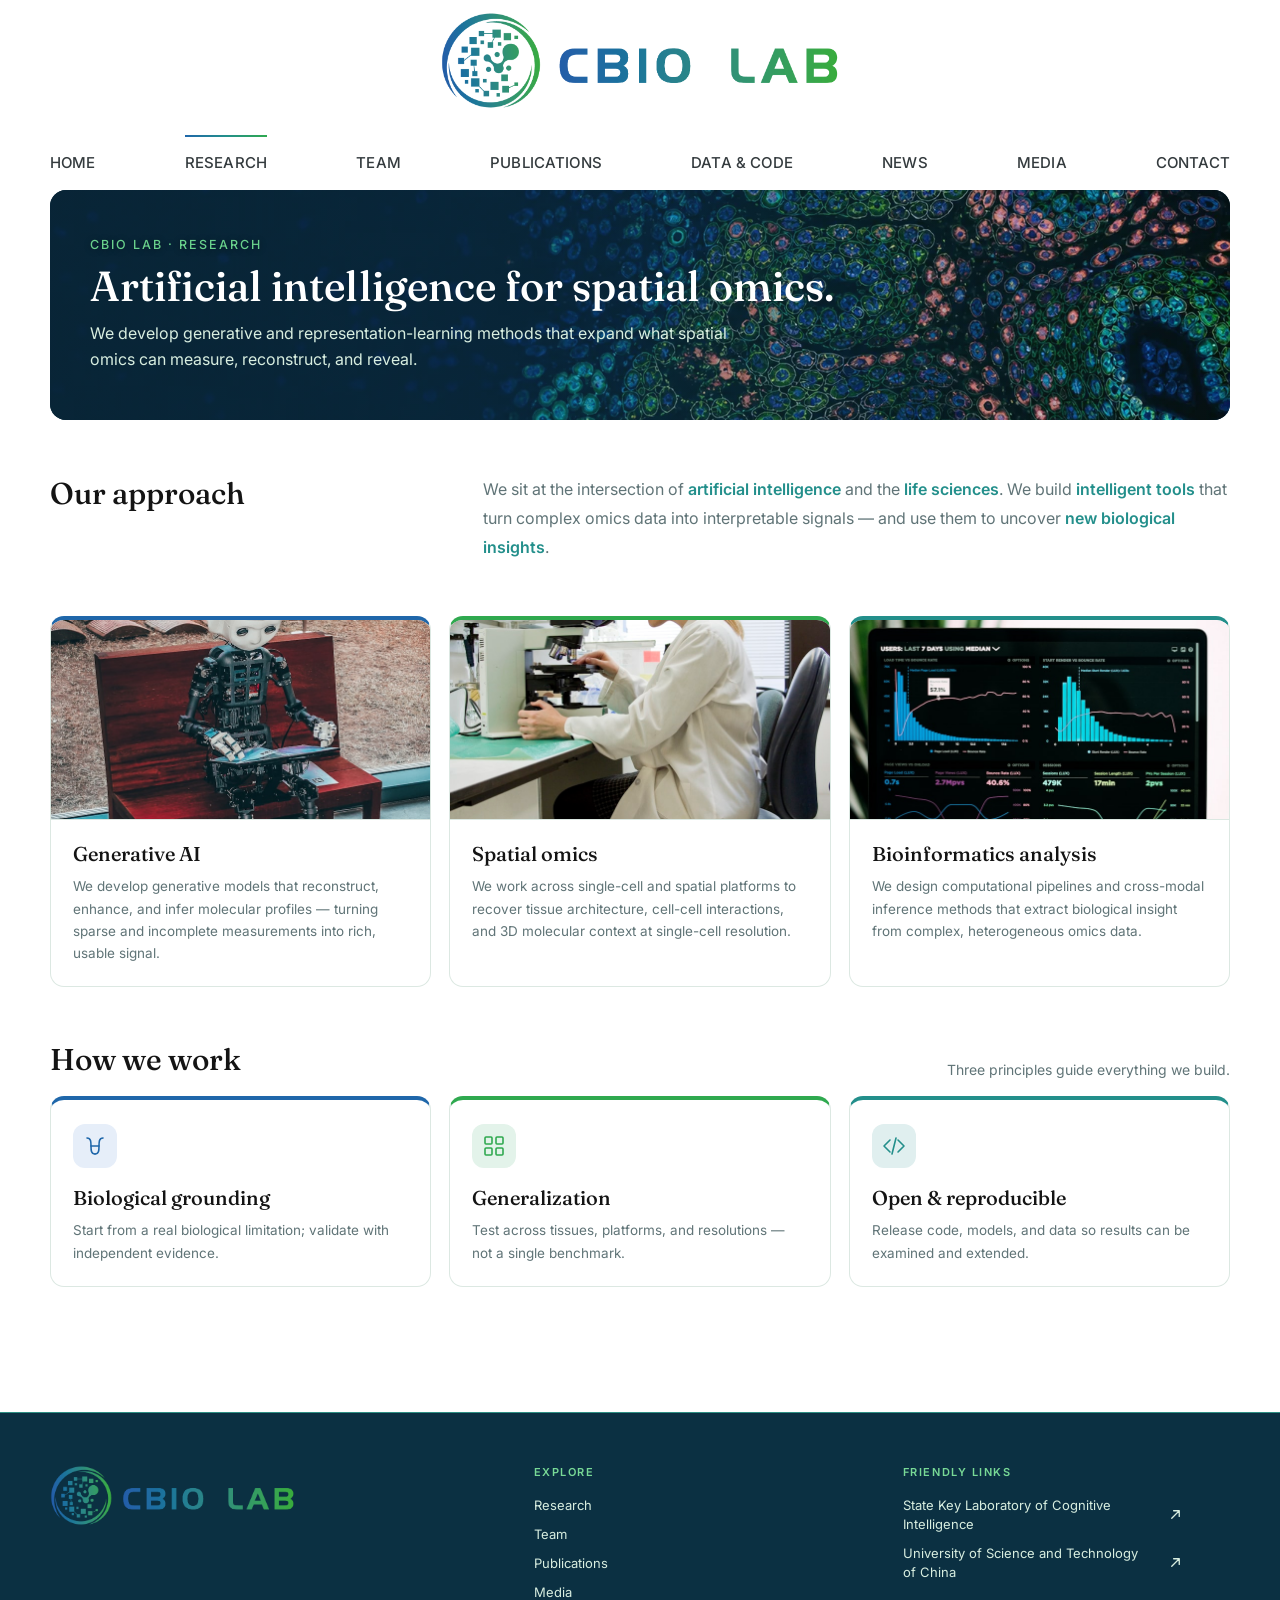
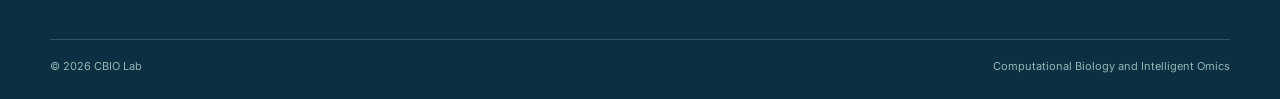
<file: research.html>
<!doctype html><html lang="en"><head>
<meta charset="utf-8"><meta name="viewport" content="width=device-width,initial-scale=1"><meta name="description" content="Explore CBIO Lab research in generative AI, spatial omics, and bioinformatics analysis."><meta name="theme-color" content="#ffffff">
<title>Research | CBIO Lab</title><link rel="icon" href="assets/cbio-lab-favicon.png" type="image/png">
<link rel="preconnect" href="https://fonts.googleapis.com"><link rel="preconnect" href="https://fonts.gstatic.com" crossorigin>
<link href="https://fonts.googleapis.com/css2?family=Fraunces:opsz,wght@9..144,400;9..144,500;9..144,600&family=Inter:wght@400;500;600&display=swap" rel="stylesheet">
<link rel="stylesheet" href="styles.css?v=20260835"><script src="script.js?v=20260829" defer></script></head><body data-page="research">
<header class="site-header"><div class="header-inner"><a class="logo" href="index.html" aria-label="CBIO Lab home"><span class="logo-image" role="img" aria-label="CBIO Lab"></span></a><button class="menu-button" type="button" aria-label="Open menu" aria-expanded="false"><span></span><span></span><span></span></button>
<nav class="main-nav" aria-label="Main navigation"><a href="index.html">Home</a><a class="active" href="research.html">Research</a><a href="team.html">Team</a><a href="publications.html">Publications</a><a href="data-code.html">Data &amp; Code</a><a href="news.html">News</a><a href="media.html">Media</a><a href="contact.html">Contact</a></nav></div></header>
<main class="page-shell inner-content"><section class="inner-hero compact" style="--page-image:url('assets/single-cell-omics-hero-v2.webp')"><div><div class="eyebrow">CBIO LAB · RESEARCH</div><h1>Artificial intelligence for spatial omics.</h1><p>We develop generative and representation-learning methods that expand what spatial omics can measure, reconstruct, and reveal.</p></div></section>
<section class="intro-row"><h2>Our approach</h2><p>We sit at the intersection of <span class="hl-teal">artificial intelligence</span> and the <span class="hl-teal">life sciences</span>. We build <span class="hl-teal">intelligent tools</span> that turn complex omics data into interpretable signals — and use them to uncover <span class="hl-teal">new biological insights</span>.</p></section>
<div class="approach-pillars">
<article class="approach-pillar approach-pillar--ai">
<div class="approach-pillar-figure"><img src="assets/approach-generative-ai.jpg" alt="Generative AI for omics" loading="lazy" decoding="async"></div>
<div class="approach-pillar-body"><h3>Generative AI</h3><p>We develop generative models that reconstruct, enhance, and infer molecular profiles — turning sparse and incomplete measurements into rich, usable signal.</p></div>
</article>
<article class="approach-pillar approach-pillar--spatial">
<div class="approach-pillar-figure"><img src="assets/approach-spatial-omics.jpg" alt="Spatial omics and spatial transcriptomics" loading="lazy" decoding="async"></div>
<div class="approach-pillar-body"><h3>Spatial omics</h3><p>We work across single-cell and spatial platforms to recover tissue architecture, cell-cell interactions, and 3D molecular context at single-cell resolution.</p></div>
</article>
<article class="approach-pillar approach-pillar--bio">
<div class="approach-pillar-figure"><img src="assets/approach-bioinformatics.jpg" alt="Bioinformatics analysis of omics data" loading="lazy" decoding="async"></div>
<div class="approach-pillar-body"><h3>Bioinformatics analysis</h3><p>We design computational pipelines and cross-modal inference methods that extract biological insight from complex, heterogeneous omics data.</p></div>
</article>
</div>
<section class="content-block"><div class="content-block-head"><h2>How we work</h2><p>Three principles guide everything we build.</p></div><div class="study-pillars study-pillars--3"><article class="study-pillar study-pillar--tools"><span class="study-pillar-icon" aria-hidden="true"><svg viewBox="0 0 24 24" fill="none" stroke="currentColor" stroke-width="1.6" stroke-linecap="round" stroke-linejoin="round"><path d="M4 4c4 0 4 4 4 8s0 8 4 8"/><path d="M20 4c-4 0-4 4-4 8s0 8-4 8"/><path d="M8 12h8"/></svg></span><h3>Biological grounding</h3><p>Start from a real biological limitation; validate with independent evidence.</p></article><article class="study-pillar study-pillar--discovery"><span class="study-pillar-icon" aria-hidden="true"><svg viewBox="0 0 24 24" fill="none" stroke="currentColor" stroke-width="1.6" stroke-linecap="round" stroke-linejoin="round"><rect x="3" y="3" width="7" height="7" rx="1"/><rect x="14" y="3" width="7" height="7" rx="1"/><rect x="3" y="14" width="7" height="7" rx="1"/><rect x="14" y="14" width="7" height="7" rx="1"/></svg></span><h3>Generalization</h3><p>Test across tissues, platforms, and resolutions — not a single benchmark.</p></article><article class="study-pillar study-pillar--bio"><span class="study-pillar-icon" aria-hidden="true"><svg viewBox="0 0 24 24" fill="none" stroke="currentColor" stroke-width="1.6" stroke-linecap="round" stroke-linejoin="round"><path d="M16 18l6-6-6-6"/><path d="M8 6l-6 6 6 6"/><path d="M14 4l-4 16"/></svg></span><h3>Open & reproducible</h3><p>Release code, models, and data so results can be examined and extended.</p></article></div></section></main>
<footer class="site-footer">
  <div class="site-footer-inner">
    <div class="site-footer-grid">
      <div class="footer-brand">
        <a class="footer-brand-logo" href="index.html" aria-label="CBIO Lab home">
          <img class="footer-logo" src="assets/cbio-lab-logo.png" alt="CBIO Lab">
        </a>
      </div>
      <div class="footer-column">
        <h2>Explore</h2>
        <nav class="footer-nav" aria-label="Explore">
          <a href="research.html">Research</a>
          <a href="team.html">Team</a>
          <a href="publications.html">Publications</a>
          <a href="media.html">Media</a>
        </nav>
      </div>
      <div class="footer-column">
        <h2>Friendly links</h2>
        <nav class="footer-links" aria-label="Friendly links">
          <a class="footer-link" href="https://cogskl.iflytek.com/" target="_blank" rel="noopener noreferrer">
            <span>State Key Laboratory of Cognitive Intelligence</span>
            <svg class="footer-link-icon" viewBox="0 0 16 16" aria-hidden="true"><path d="M4 12 12 4M6 4h6v6"></path></svg>
          </a>
          <a class="footer-link" href="https://www.ustc.edu.cn/" target="_blank" rel="noopener noreferrer">
            <span>University of Science and Technology of China</span>
            <svg class="footer-link-icon" viewBox="0 0 16 16" aria-hidden="true"><path d="M4 12 12 4M6 4h6v6"></path></svg>
          </a>
        </nav>
      </div>
    </div>
    <div class="footer-bottom">
      <span>© <span data-year></span> CBIO Lab</span>
      <span>Computational Biology and Intelligent Omics</span>
    </div>
  </div>
</footer>
</body></html>
</file>
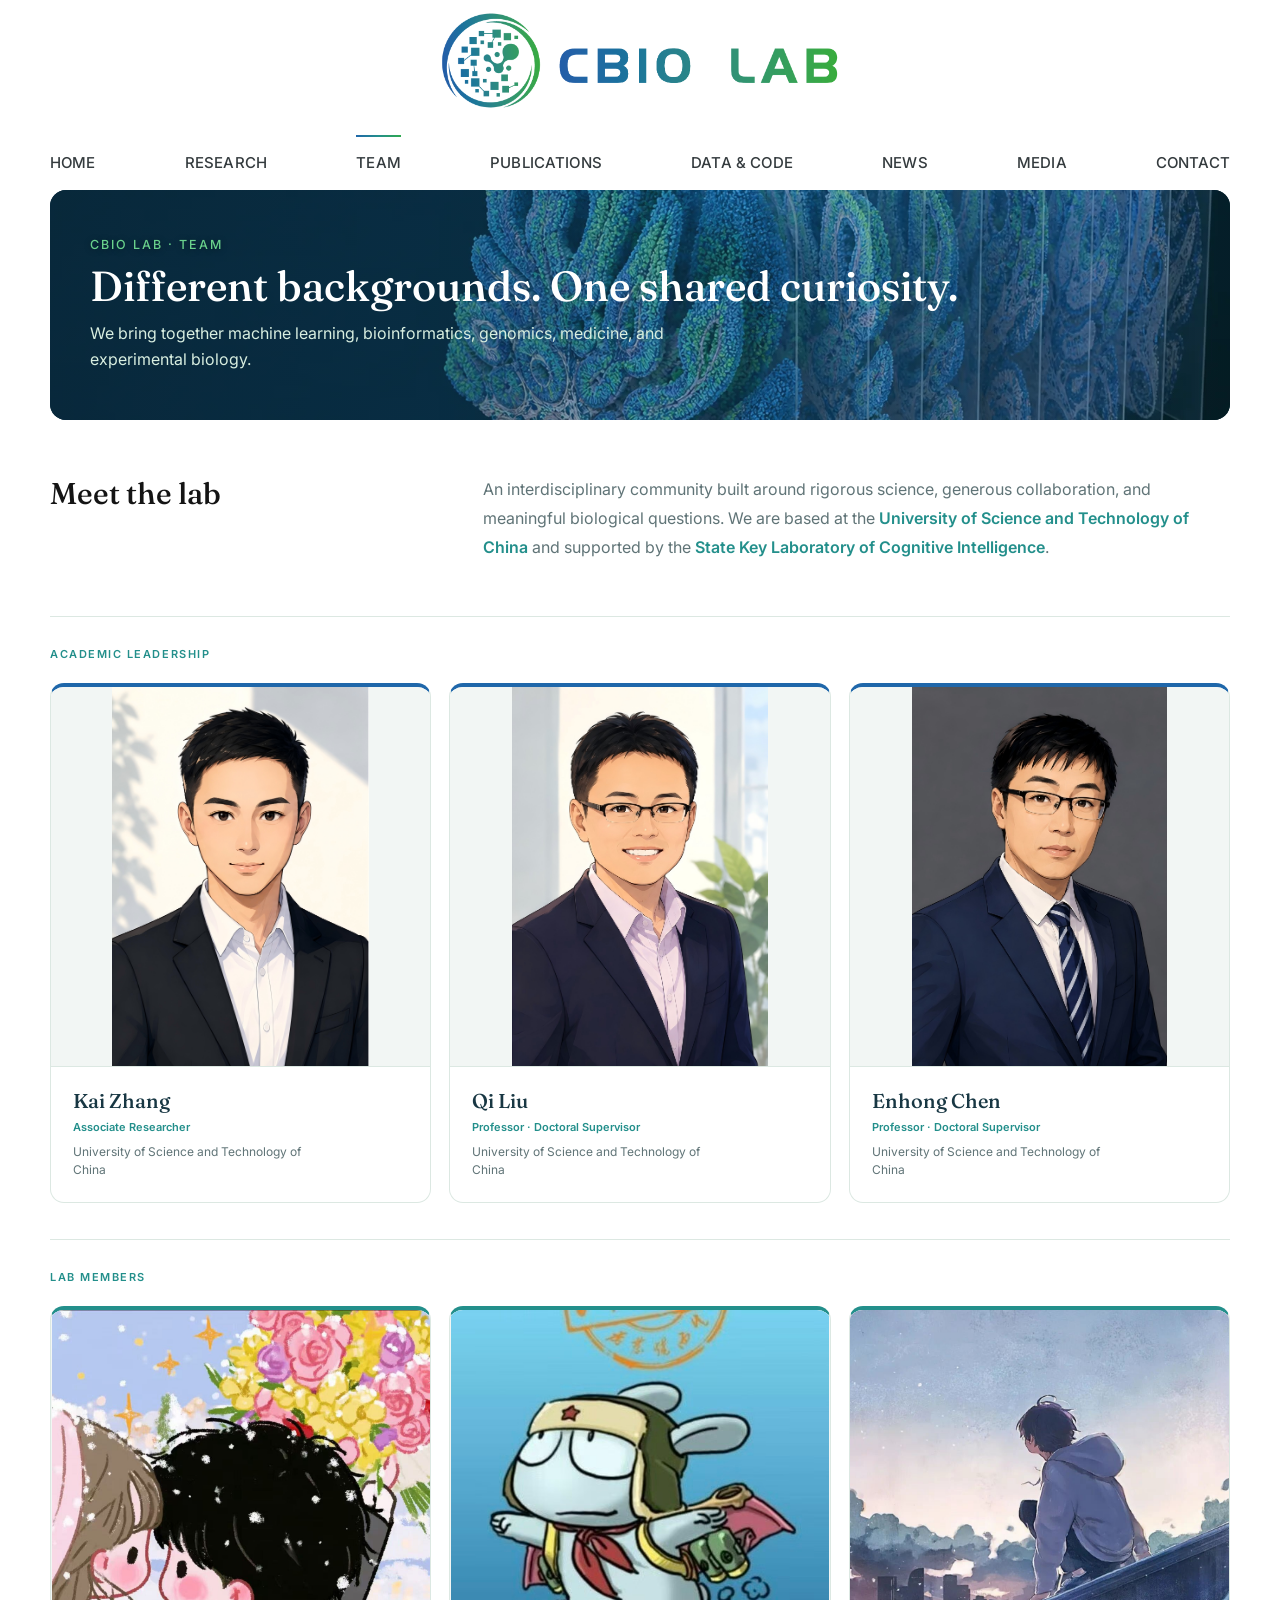
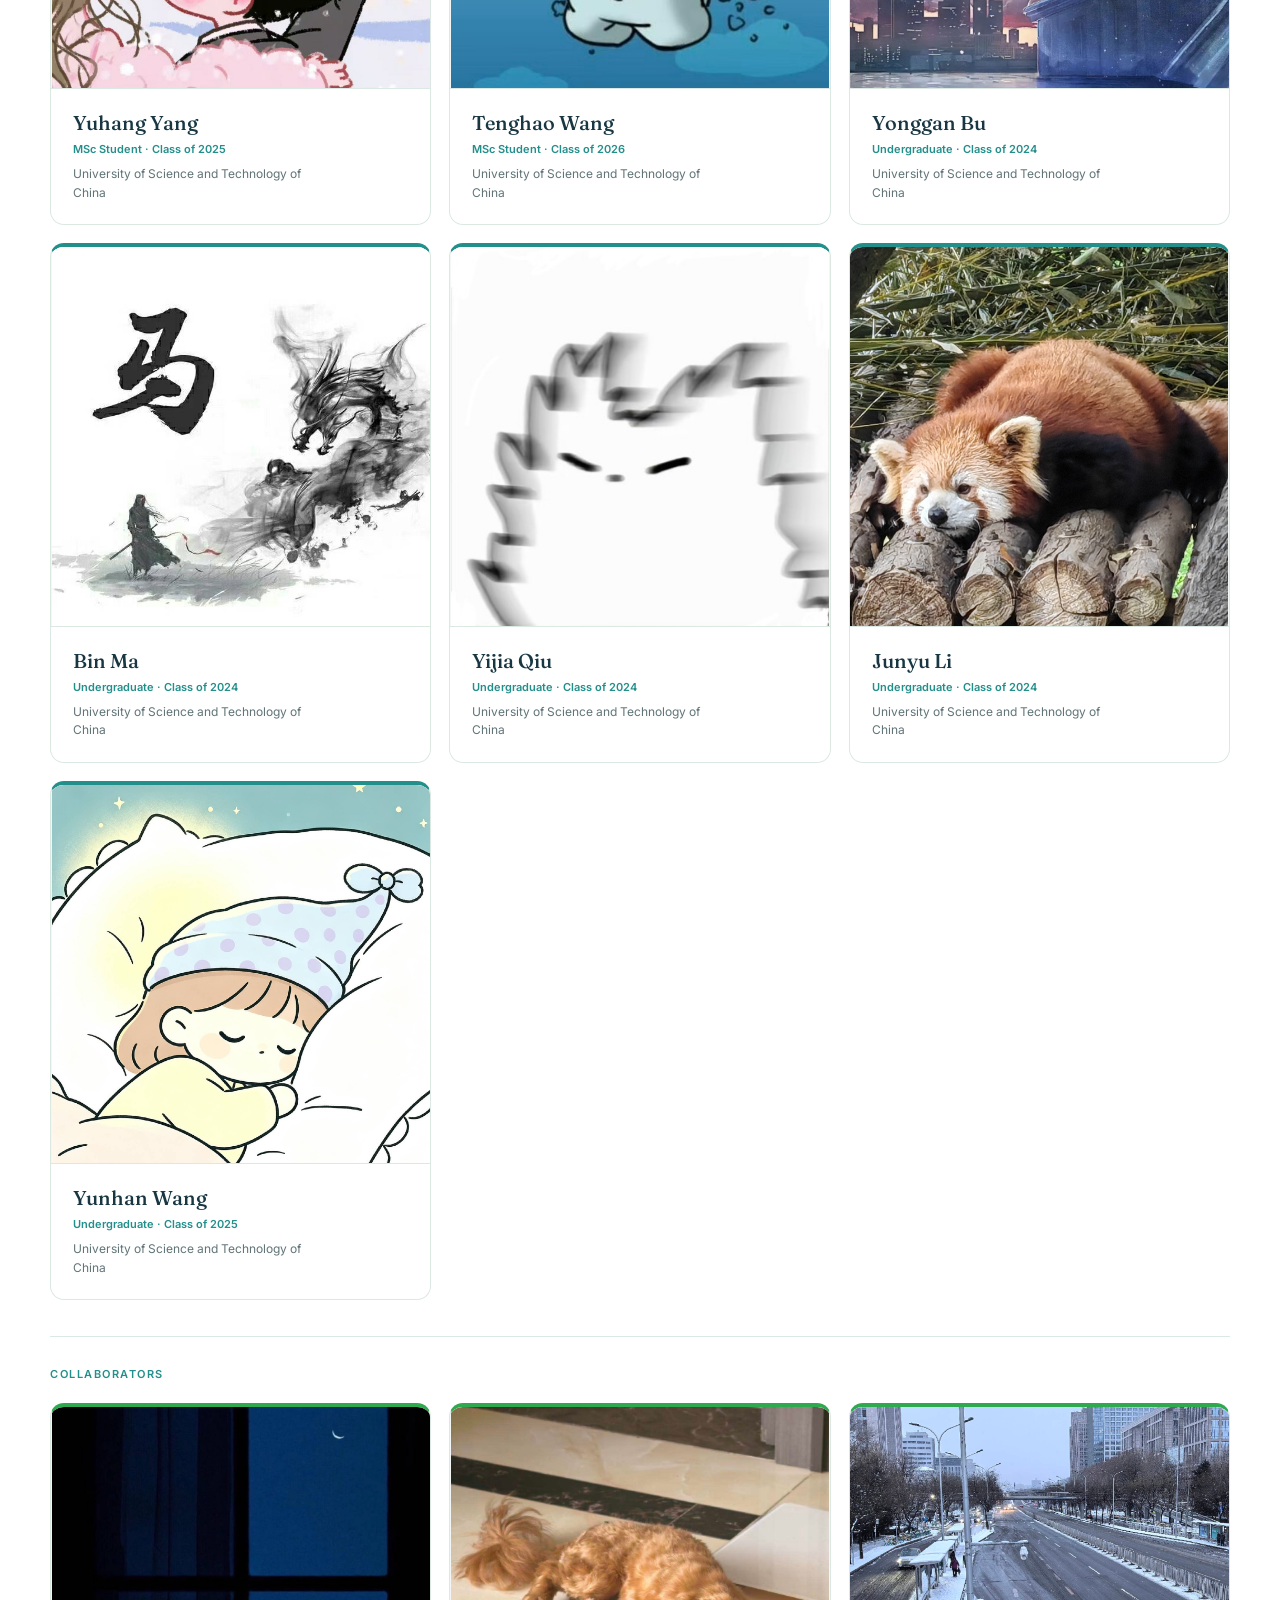
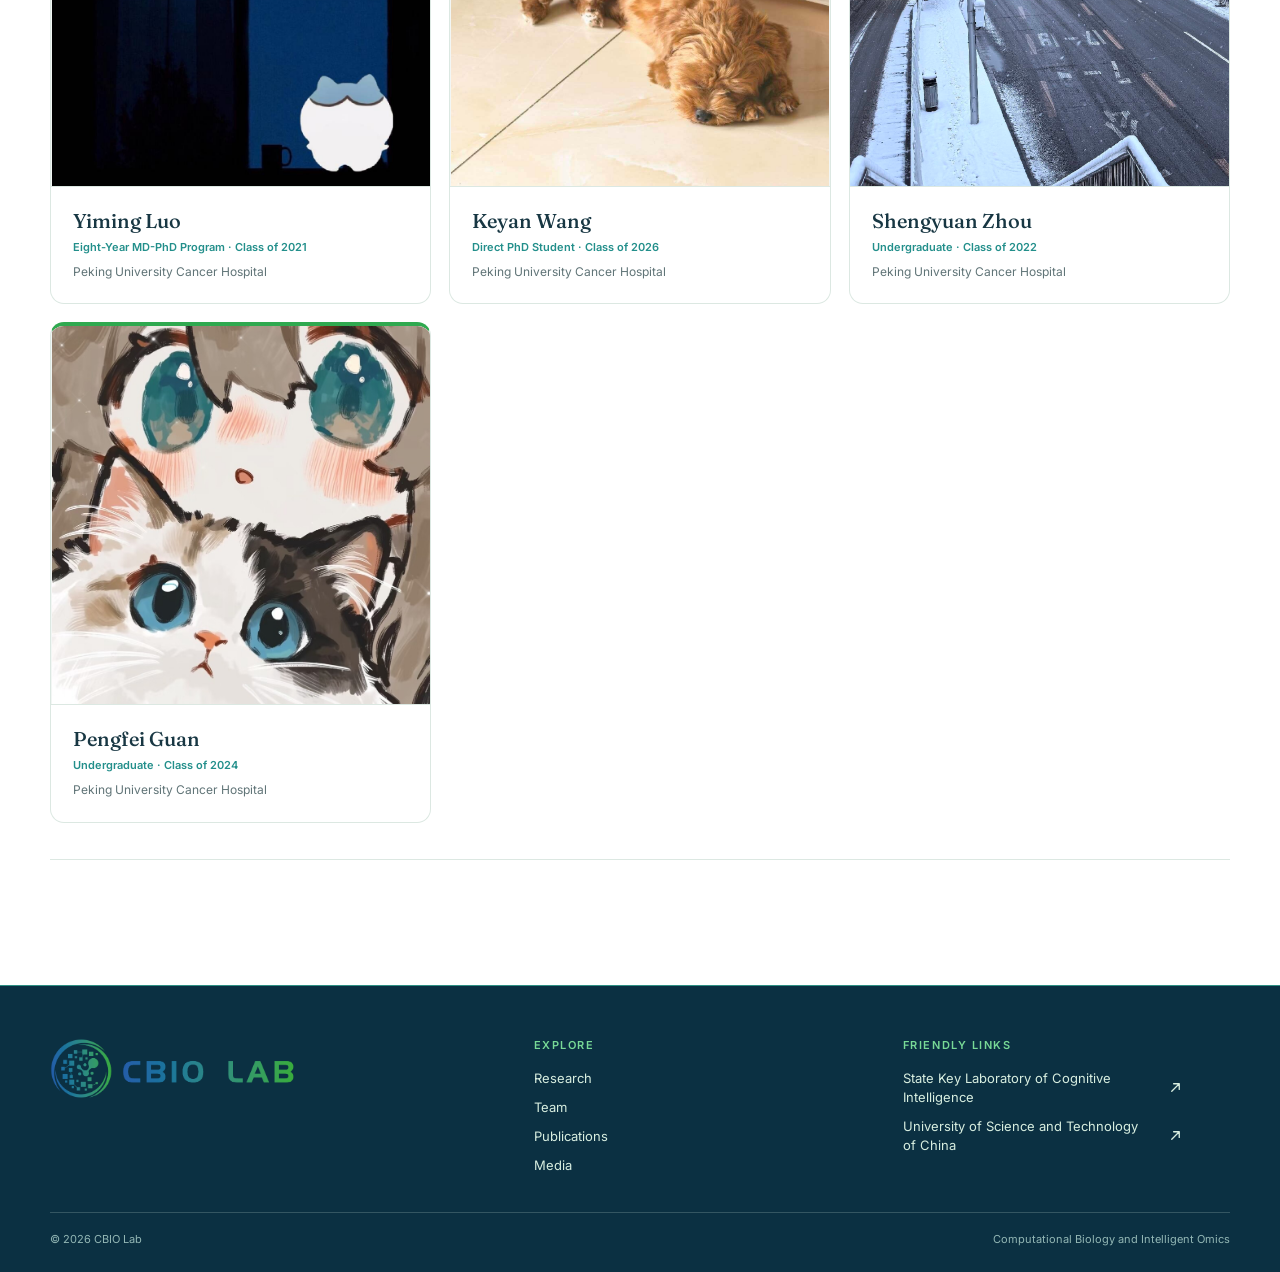
<file: team.html>
<!doctype html><html lang="en"><head>
<meta charset="utf-8"><meta name="viewport" content="width=device-width,initial-scale=1"><meta name="description" content="Meet the interdisciplinary researchers and collaborators of CBIO Lab at USTC."><meta name="theme-color" content="#ffffff"><title>Team | CBIO Lab</title>
<link rel="icon" href="assets/cbio-lab-favicon.png" type="image/png"><link rel="preconnect" href="https://fonts.googleapis.com"><link rel="preconnect" href="https://fonts.gstatic.com" crossorigin><link href="https://fonts.googleapis.com/css2?family=Fraunces:opsz,wght@9..144,400;9..144,500;9..144,600&family=Inter:wght@400;500;600&display=swap" rel="stylesheet"><link rel="stylesheet" href="styles.css?v=20260835"><link rel="stylesheet" href="team-bubbles.css?v=20260841"><script src="script.js?v=20260829" defer></script><script src="team.js?v=20261123-2" defer></script></head><body data-page="team">
<header class="site-header"><div class="header-inner"><a class="logo" href="index.html" aria-label="CBIO Lab home"><span class="logo-image" role="img" aria-label="CBIO Lab"></span></a><button class="menu-button" type="button" aria-label="Open menu" aria-expanded="false"><span></span><span></span><span></span></button><nav class="main-nav" aria-label="Main navigation"><a href="index.html">Home</a><a href="research.html">Research</a><a class="active" href="team.html">Team</a><a href="publications.html">Publications</a><a href="data-code.html">Data &amp; Code</a><a href="news.html">News</a><a href="media.html">Media</a><a href="contact.html">Contact</a></nav></div></header>
<main class="page-shell inner-content"><section class="inner-hero compact" style="--page-image:url('assets/three-dimensional-omics-hero-v2.webp')"><div><div class="eyebrow">CBIO LAB · TEAM</div><h1>Different backgrounds. One shared curiosity.</h1><p>We bring together machine learning, bioinformatics, genomics, medicine, and experimental biology.</p></div></section>
<section class="intro-row"><h2>Meet the lab</h2><p>An interdisciplinary community built around rigorous science, generous collaboration, and meaningful biological questions. We are based at the <span class="hl-teal">University of Science and Technology of China</span> and supported by the <span class="hl-teal">State Key Laboratory of Cognitive Intelligence</span>.</p></section>
<section class="content-block team-people"><div class="team-stage" data-team-stage>
<section class="team-field team-leadership" aria-labelledby="team-leadership-title"><h3 id="team-leadership-title">Academic leadership</h3><div class="team-bubble-row" data-team-group="leadership"></div></section>
<section class="team-field team-members" aria-labelledby="team-members-title"><h3 id="team-members-title">Lab members</h3><div class="team-bubble-row" data-team-group="member"></div></section>
<section class="team-field team-collaborators" aria-labelledby="team-collaborators-title"><h3 id="team-collaborators-title">Collaborators</h3><div class="team-bubble-row" data-team-group="collaborator"></div></section>
</div></section></main>
<footer class="site-footer">
  <div class="site-footer-inner">
    <div class="site-footer-grid">
      <div class="footer-brand">
        <a class="footer-brand-logo" href="index.html" aria-label="CBIO Lab home">
          <img class="footer-logo" src="assets/cbio-lab-logo.png" alt="CBIO Lab">
        </a>
      </div>
      <div class="footer-column">
        <h2>Explore</h2>
        <nav class="footer-nav" aria-label="Explore">
          <a href="research.html">Research</a>
          <a href="team.html">Team</a>
          <a href="publications.html">Publications</a>
          <a href="media.html">Media</a>
        </nav>
      </div>
      <div class="footer-column">
        <h2>Friendly links</h2>
        <nav class="footer-links" aria-label="Friendly links">
          <a class="footer-link" href="https://cogskl.iflytek.com/" target="_blank" rel="noopener noreferrer">
            <span>State Key Laboratory of Cognitive Intelligence</span>
            <svg class="footer-link-icon" viewBox="0 0 16 16" aria-hidden="true"><path d="M4 12 12 4M6 4h6v6"></path></svg>
          </a>
          <a class="footer-link" href="https://www.ustc.edu.cn/" target="_blank" rel="noopener noreferrer">
            <span>University of Science and Technology of China</span>
            <svg class="footer-link-icon" viewBox="0 0 16 16" aria-hidden="true"><path d="M4 12 12 4M6 4h6v6"></path></svg>
          </a>
        </nav>
      </div>
    </div>
    <div class="footer-bottom">
      <span>© <span data-year></span> CBIO Lab</span>
      <span>Computational Biology and Intelligent Omics</span>
    </div>
  </div>
</footer>
</body></html>
</file>
<file: styles.css>
:root{--primary:#1f67aa;--teal:#238f8b;--green:#238f8b;--accent:#2fa94f;--bright:#36ad5b;--dark:#0b3042;--text:#183743;--muted:#607477;--line:#dce8e2;--card-radius:14px;--card-shadow:0 10px 26px rgba(20,40,30,.1);--card-pad-x:22px;--card-pad-y:20px;--card-label-size:11px;--card-title-size:20px;--card-copy-size:13.5px}
*{box-sizing:border-box}
html{scroll-behavior:smooth}
body{min-height:100vh;margin:0;background:#fff;color:var(--text);font-family:Inter,-apple-system,BlinkMacSystemFont,"Segoe UI",sans-serif;-webkit-font-smoothing:antialiased;display:flex;flex-direction:column}
main{flex:1}
a{color:inherit;text-decoration:none}
img{max-width:100%}
::selection{color:#fff;background:var(--teal)}
a:focus-visible,button:focus-visible{outline:3px solid color-mix(in srgb,var(--teal) 62%,white);outline-offset:3px}
.site-header{height:190px;background:#fff}
.header-inner{position:relative;width:min(calc(100% - 48px),1180px);height:100%;margin:auto;display:flex;flex-direction:column;align-items:center;justify-content:flex-end;gap:25px}
.logo{display:flex;flex:0 0 auto;flex-direction:column;align-items:center}
.logo-image{display:block;width:400px;height:100px;background:#fff url("assets/cbio-lab-logo.png") center/contain no-repeat;overflow:hidden}
.main-nav{width:100%;height:55px;display:flex;align-items:flex-end;justify-content:space-between;gap:18px}
.main-nav a{position:relative;display:flex;height:55px;align-items:center;font-size:15px;font-weight:500;letter-spacing:.01em;text-transform:uppercase;white-space:nowrap;color:#343b3e}
.main-nav a:after{position:absolute;top:0;right:0;left:0;height:2px;background:linear-gradient(90deg,var(--primary),var(--teal),var(--accent));content:"";transform:scaleX(0);transition:transform .2s}
.main-nav a:hover:after,.main-nav a.active:after{transform:scaleX(1)}
.menu-button{display:none}
.page-shell{width:min(calc(100% - 48px),1180px);max-width:none;margin:0 auto;padding:0}
.hero{position:relative;min-height:290px;border-radius:16px;overflow:hidden;background:var(--dark)}
.hero-slide{position:absolute;inset:0;background-position:center;background-size:cover;opacity:0;transition:opacity 1.4s ease-in-out}
.hero-slide.on{opacity:1}
.hero-scrim{position:absolute;inset:0;background:linear-gradient(90deg,rgba(7,38,57,.8) 0%,rgba(13,71,83,.38) 45%,rgba(31,103,170,.04) 100%),linear-gradient(180deg,rgba(11,48,66,.08),transparent 48%,rgba(7,42,57,.56))}
.hero-body{position:relative;display:flex;min-height:290px;flex-direction:column;justify-content:center;padding:1.8rem 2.4rem}
.eyebrow{margin-bottom:14px;color:#69d18c;font-size:12.5px;font-weight:500;letter-spacing:.16em;text-shadow:0 1px 6px #0006}
.hero h1{max-width:820px;margin:0;color:#fff;font-family:Fraunces,Georgia,serif;font-size:44px;font-weight:500;letter-spacing:-.01em;line-height:1.1;text-shadow:0 2px 22px #0009}
.hero-sub{max-width:640px;margin:16px 0 0;color:#e3f4e9;font-size:16.5px;line-height:1.6;text-shadow:0 1px 12px #0008}
.hero-credit{position:absolute;right:12px;bottom:10px;color:#ffffff9e;font-size:10.5px}
.content-section{margin-top:3.4rem}
.section-head{display:flex;align-items:baseline;justify-content:space-between;margin-bottom:18px}
.section-head h2{margin:0;color:#141414;font-family:Fraunces,Georgia,serif;font-size:30px;font-weight:500}
.section-head>a{color:var(--green);font-size:13px;font-weight:500}
.section-head>a:hover,.media-back:hover{text-decoration:underline;text-underline-offset:4px}
.paper-grid{display:grid;grid-template-columns:repeat(3,1fr);gap:15px}
.paper-card{overflow:hidden;background:#fff;border:1px solid var(--line);border-radius:12px;transition:transform .16s,box-shadow .16s}
.paper-card:hover{box-shadow:0 8px 22px rgba(20,40,30,.1);transform:translateY(-3px)}
.paper-main{display:flex;height:100%;flex-direction:column}
.paper-figure{display:flex;height:190px;align-items:center;justify-content:center;padding:10px;background:#f1f7f4;overflow:hidden}
.paper-figure img{display:block;width:100%;height:100%;object-fit:contain}
.paper-body{min-height:108px;padding:12px 14px}
.paper-body span{color:#708087;font-size:11.5px}
.paper-body p{margin:5px 0 0;color:#1a1a1a;font-size:14px;line-height:1.42}
.featured-grid{display:grid;grid-template-columns:minmax(0,2fr) minmax(300px,1fr);gap:18px}.featured-side{display:grid;grid-template-rows:repeat(2,minmax(0,1fr));gap:18px}.featured-card{overflow:hidden;background:#fff;border:1px solid var(--line);border-radius:14px;transition:transform .18s,box-shadow .18s}.featured-card:hover{box-shadow:0 12px 28px rgba(20,40,30,.12);transform:translateY(-3px)}.featured-card>a{display:flex;height:100%;flex-direction:column}.featured-cover{position:relative;overflow:hidden;background:#edf4f2}.featured-cover img{display:block;width:100%;height:100%;object-fit:cover;transition:transform .35s ease}.featured-card:hover .featured-cover img{transform:scale(1.018)}.featured-card--lead .featured-cover{aspect-ratio:16/9}.featured-card--compact .featured-cover{height:138px}.featured-body{display:flex;flex:1;flex-direction:column;align-items:flex-start;padding:20px 22px 22px}.featured-card--compact .featured-body{padding:15px 17px 17px}.featured-kicker{color:var(--teal);font-size:10.5px;font-weight:600;letter-spacing:.07em;text-transform:uppercase}.featured-card h3{margin:8px 0 0;color:#141414;font-family:Fraunces,Georgia,serif;font-size:19px;font-weight:500;line-height:1.35}.featured-card--lead h3{font-size:25px}.featured-card p{max-width:62ch;margin:9px 0 0;color:var(--muted);font-size:13px;line-height:1.65}.featured-cta{display:inline-block;margin-top:auto;padding-top:14px;color:var(--teal);font-size:12.5px;font-weight:600}.featured-play{position:absolute;top:50%;left:50%;display:grid;width:46px;height:46px;place-items:center;color:#fff;background:rgba(35,143,139,.92);border:3px solid rgba(255,255,255,.88);border-radius:50%;font-size:15px;transform:translate(-50%,-50%);box-shadow:0 6px 18px rgba(4,39,50,.22)}
.site-footer{margin-top:55px;padding:52px 24px 24px;color:#d8eee0;background:var(--dark);border-top:1px solid #2d8f83}
.site-footer-inner{max-width:1180px;margin:auto}
.site-footer-grid{display:grid;grid-template-columns:minmax(0,1.35fr) repeat(2,minmax(0,1fr));gap:42px;padding-bottom:38px}
.footer-brand-logo{display:inline-flex;max-width:245px;align-items:center}
.footer-logo{display:block;width:min(245px,100%);height:auto}
.footer-column h2{margin:0 0 17px;color:#78d996;font-size:11px;font-weight:600;letter-spacing:.14em;text-transform:uppercase}
.footer-nav,.footer-links{display:grid;gap:10px}
.footer-nav a,.footer-link{width:max-content;color:#d8eee0;font-size:13px;line-height:1.45;transition:color .18s,transform .18s}
.footer-nav a:hover,.footer-link:hover{color:#fff;transform:translateX(2px)}
.footer-nav a:focus-visible,.footer-brand-logo:focus-visible,.footer-link:focus-visible{outline:2px solid #78d996;outline-offset:4px;border-radius:2px}
.footer-link{display:flex;width:min(100%,280px);align-items:center;justify-content:space-between;gap:18px}
.footer-link-icon{width:15px;height:15px;flex:0 0 auto;fill:none;stroke:currentColor;stroke-linecap:round;stroke-linejoin:round;stroke-width:1.4}
.footer-bottom{display:flex;align-items:center;justify-content:space-between;gap:20px;padding-top:18px;color:#93b7b5;border-top:1px solid rgba(216,238,224,.2);font-size:11px;line-height:1.5}
.inner-hero{position:relative;display:flex;min-height:310px;align-items:flex-end;padding:42px;margin-bottom:42px;overflow:hidden;color:#fff;background:var(--dark);border-radius:16px}
.inner-hero:before{position:absolute;inset:0;background:linear-gradient(90deg,rgba(11,48,66,.72) 0%,rgba(21,91,115,.36) 52%,rgba(47,169,79,.08) 100%),var(--page-image,linear-gradient(135deg,var(--primary),var(--accent)));background-color:var(--teal);background-blend-mode:normal,color;background-position:center;background-size:cover;content:""}
.inner-hero.compact{min-height:230px;align-items:center;padding:32px 40px;margin-bottom:34px}
.inner-hero.compact:before{background:linear-gradient(90deg,rgba(11,48,66,.72) 0%,rgba(21,91,115,.36) 52%,rgba(47,169,79,.08) 100%),var(--page-image);background-position:center;background-size:cover}
.inner-hero.compact>div{max-width:100%}
.inner-hero.compact h1{font-size:42px}
.inner-hero.compact p{margin-top:10px}
.inner-hero>div{position:relative;max-width:790px}
.inner-hero .eyebrow{margin-bottom:12px}
.inner-hero h1{margin:0;font-family:Fraunces,Georgia,serif;font-size:48px;font-weight:500;line-height:1.08}
.inner-hero p{max-width:650px;margin:15px 0 0;color:#d8eee0;font-size:16px;line-height:1.65}
.inner-content{padding-bottom:70px}
.home-research{margin-top:3.6rem}
.home-research .intro-row{margin:0 0 24px}
.intro-row{display:grid;grid-template-columns:1fr 2fr;gap:60px;margin:55px 0}
.intro-row h2,.content-block h2{margin:0;color:#141414;font-family:Fraunces,Georgia,serif;font-size:30px;font-weight:500}
.intro-row>p{margin:0;color:var(--muted);font-size:16px;line-height:1.8}
.hl-teal{color:var(--teal);font-weight:600}
.study-pillars{display:grid;grid-template-columns:repeat(2,minmax(0,1fr));gap:18px}
.study-pillars--3{grid-template-columns:repeat(3,minmax(0,1fr))}
.study-pillar{position:relative;padding:30px 28px 28px;background:#fff;border:1px solid var(--line);border-top:4px solid var(--accent);border-radius:14px;overflow:hidden;transition:transform .18s,box-shadow .18s}
.study-pillar:hover{transform:translateY(-3px);box-shadow:0 10px 26px rgba(20,40,30,.1)}
.study-pillar--tools{border-top-color:var(--primary)}
.study-pillar--discovery{border-top-color:var(--accent)}
.study-pillar-icon{display:grid;width:44px;height:44px;place-items:center;border-radius:12px;background:#e3f3ea}
.study-pillar-icon svg{width:24px;height:24px}
.study-pillar--tools .study-pillar-icon{color:var(--primary);background:#e6eef9}
.study-pillar--discovery .study-pillar-icon{color:var(--accent);background:#e3f3ea}
.study-pillar--bio{border-top-color:var(--teal)}
.study-pillar--bio .study-pillar-icon{color:var(--teal);background:#e0efef}
.study-pillar h3{margin:14px 0 10px;font-family:Fraunces,Georgia,serif;font-size:21px;font-weight:500;line-height:1.25}
.study-pillar p{margin:0;color:var(--muted);font-size:14px;line-height:1.7}
@media(max-width:680px){.study-pillars,.study-pillars--3{grid-template-columns:1fr}}
.approach-pillars{display:grid;grid-template-columns:repeat(3,minmax(0,1fr));gap:18px;margin:0 0 8px}
.approach-pillar{display:flex;flex-direction:column;overflow:hidden;background:#fff;border:1px solid var(--line);border-top:4px solid var(--accent);border-radius:14px;transition:transform .18s,box-shadow .18s}
.approach-pillar:hover{transform:translateY(-3px);box-shadow:0 10px 26px rgba(20,40,30,.1)}
.approach-pillar--ai{border-top-color:var(--primary)}
.approach-pillar--spatial{border-top-color:var(--accent)}
.approach-pillar--bio{border-top-color:var(--teal)}
.approach-pillar-figure{height:200px;overflow:hidden;background:#f1f7f4}
.approach-pillar-figure img{width:100%;height:100%;object-fit:cover}
.approach-pillar-body{padding:24px 26px 26px}
.approach-pillar h3{margin:12px 0 10px;font-family:Fraunces,Georgia,serif;font-size:21px;font-weight:500;line-height:1.25}
.approach-pillar p{margin:0;color:var(--muted);font-size:14px;line-height:1.7}
@media(max-width:680px){.approach-pillars{grid-template-columns:1fr}}
.content-block{margin-top:54px}
.content-block-head{display:flex;align-items:flex-end;justify-content:space-between;margin-bottom:18px}
.content-block-head p{max-width:550px;margin:0;color:var(--muted);font-size:14px}
.resource-list{border-top:1px solid var(--line)}.resource-item{display:grid;grid-template-columns:70px minmax(0,1fr) minmax(260px,auto);gap:28px;align-items:center;padding:28px 8px;border-bottom:1px solid var(--line)}.resource-index{color:var(--accent);font-family:Fraunces,Georgia,serif;font-size:28px}.resource-label{color:var(--teal);font-size:11px;font-weight:600;letter-spacing:.1em;text-transform:uppercase}.resource-copy h2{margin:7px 0 5px;font-family:Fraunces,Georgia,serif;font-size:25px;font-weight:500}.resource-copy p{max-width:680px;margin:0;color:var(--muted);font-size:13px;line-height:1.6}.resource-links{display:flex;flex-wrap:wrap;justify-content:flex-end;gap:8px}.resource-links a{display:inline-flex;align-items:center;gap:7px;padding:9px 11px;color:var(--teal);border:1px solid var(--line);border-radius:9px;background:#fff;font-size:11.5px;font-weight:600;transition:color .18s,border-color .18s,background .18s}.resource-links a:hover{color:#fff;border-color:var(--teal);background:var(--teal)}.resource-links svg{width:17px;height:17px;fill:none;stroke:currentColor;stroke-linecap:round;stroke-linejoin:round;stroke-width:1.7}
.story-grid{display:grid;grid-template-columns:repeat(3,1fr);gap:16px}.story-card{overflow:hidden;border:1px solid var(--line);border-radius:12px}.story-card>a{display:block;height:100%}.story-image{height:190px;background-position:center;background-size:cover}.story-card:nth-child(1) .story-image{background-image:url("assets/spatial-transcriptomics-hero-v2.webp")}.story-card:nth-child(2) .story-image{background-image:url("assets/single-cell-omics-hero-v2.webp")}.story-card:nth-child(3) .story-image{background-image:url("assets/three-dimensional-omics-hero-v2.webp")}.story-image--stpainter{background-image:url("assets/stpainter-behind-the-paper-cover-v2.png")!important}.story-body{padding:17px}.story-body small{color:var(--teal)}.story-body h3{margin:7px 0;font-family:Fraunces,serif;font-size:19px;font-weight:500}.story-body p{margin:0;color:var(--muted);font-size:13px;line-height:1.6}.story-link{display:inline-block;margin-top:13px;color:var(--teal);font-size:12px;font-weight:600}
.story-grid--two{grid-template-columns:repeat(2,minmax(0,1fr))}
.publication-list{border-top:1px solid var(--line)}
.publication-item{display:grid;grid-template-columns:90px minmax(0,1fr);gap:34px;padding:30px 8px;border-bottom:1px solid var(--line)}
.publication-year{color:var(--accent);font-family:Fraunces,Georgia,serif;font-size:28px}
.publication-venue{color:var(--teal);font-size:11px;font-weight:600;letter-spacing:.11em;text-transform:uppercase}
.publication-copy h2{max-width:920px;margin:8px 0 9px;font-family:Fraunces,Georgia,serif;font-size:24px;font-weight:500;line-height:1.35}.publication-copy h2 a:hover{color:var(--primary)}
.publication-authors{max-width:920px;margin:0;color:var(--muted);font-size:12.5px;line-height:1.65}
.join-grid{display:grid;grid-template-columns:minmax(0,.82fr) minmax(440px,1.18fr);align-items:start;gap:48px}.join-copy h2{margin:0 0 15px;font-family:Fraunces,serif;font-size:30px;font-weight:500}.join-copy p{margin-bottom:22px;color:var(--muted);font-size:14px;line-height:1.7}.position-list{border-top:1px solid var(--line)}.position{padding:18px 0;border-bottom:1px solid var(--line)}.position h3{margin:4px 0 0;font-size:15px;line-height:1.45}.position span{color:var(--teal);font-size:11.5px}.contact-panel{padding:30px;background:var(--dark);color:#fff;border-radius:14px}.contact-panel h3{margin:0 0 10px;font-family:Fraunces,serif;font-size:25px;font-weight:500}.contact-panel p{margin-bottom:0;color:#c7e4d2;font-size:14px;line-height:1.6}
.contact-email-list{display:grid;gap:10px;margin-top:20px}.contact-person{display:flex;align-items:center;justify-content:space-between;gap:18px;padding:13px 14px;background:rgba(255,255,255,.08);border:1px solid rgba(255,255,255,.18);border-radius:10px;transition:background .18s,border-color .18s}.contact-person:hover{background:rgba(255,255,255,.13);border-color:rgba(120,217,150,.65)}.contact-person span{display:flex;flex-direction:column;gap:3px}.contact-person strong{font-size:13px}.contact-person small{color:#9fd5bd;font-size:10.5px}.contact-person em{color:#fff;font-size:11.5px;font-style:normal;word-break:break-all}
.media-section{margin:52px 0}.media-feature-grid{display:grid;grid-template-columns:repeat(2,minmax(0,1fr));gap:20px}.media-feature-card{display:block;overflow:hidden;background:#fff;border:1px solid var(--line);border-radius:14px;transition:transform .18s,box-shadow .18s}.media-feature-card:hover{box-shadow:0 12px 28px rgba(20,40,30,.12);transform:translateY(-3px)}.media-card-art{position:relative;display:flex;min-height:280px;align-items:flex-end;padding:20px;background:linear-gradient(90deg,rgba(6,35,50,.82),rgba(6,35,50,.12)),url("assets/single-cell-omics-hero-v2.webp") center/cover;color:#fff}.media-play{position:absolute;top:50%;left:50%;display:grid;width:62px;height:62px;place-items:center;color:#fff;background:var(--teal);border:5px solid rgba(255,255,255,.82);border-radius:50%;font-size:21px;transform:translate(-50%,-50%);box-shadow:0 8px 24px rgba(4,39,50,.24)}.media-card-body{padding:20px 22px 22px}.media-card-body small{color:var(--teal);font-size:11px;font-weight:600;letter-spacing:.1em;text-transform:uppercase}.media-card-body h3{margin:8px 0 6px;color:#141414;font-family:Fraunces,Georgia,serif;font-size:23px;font-weight:500}.media-card-body p{margin:0;color:var(--muted);font-size:14px;line-height:1.65}.media-card-link{display:inline-block;margin-top:16px;color:var(--teal);font-size:13px;font-weight:500}.media-detail-page{padding-top:34px}.media-back{display:inline-block;margin-bottom:34px;color:var(--teal);font-size:13px;font-weight:500}.media-detail-heading{max-width:760px;margin:0 auto 30px;text-align:center}.media-detail-heading h1{margin:0;color:#141414;font-family:Fraunces,Georgia,serif;font-size:46px;font-weight:500;line-height:1.1}.media-detail-heading p{margin:13px auto 0;max-width:620px;color:var(--muted);font-size:16px;line-height:1.7}.video-panel{max-width:1020px;margin:0 auto;padding:14px;background:#edf7f1;border:1px solid var(--line);border-radius:16px}.video-frame{width:100%;aspect-ratio:16/9;overflow:hidden;background:#081f2f;border-radius:10px}.video-frame iframe{display:block;width:100%;height:100%;border:0}
.media-detail-heading .eyebrow{color:var(--teal);text-shadow:none}
.media-feature-grid--single{grid-template-columns:repeat(2,minmax(0,1fr))}
.media-card-art--evo2{min-height:0;aspect-ratio:16/9;padding:0;background:#eef3f2}.media-card-art--evo2 img{display:block;width:100%;height:100%;object-fit:contain}.media-card-art--evo2:after{position:absolute;inset:0;background:rgba(5,32,43,.08);content:""}.media-card-art--evo2 .media-play{z-index:1}
.paper-card,.study-pillar,.approach-pillar,.featured-card,.story-card,.media-feature-card{overflow:hidden;background:#fff;border:1px solid var(--line);border-top:4px solid var(--card-accent,var(--teal));border-radius:var(--card-radius);transition:transform .18s,box-shadow .18s}.paper-card:hover,.study-pillar:hover,.approach-pillar:hover,.featured-card:hover,.story-card:hover,.media-feature-card:hover{box-shadow:var(--card-shadow);transform:translateY(-3px)}.paper-card:nth-child(3n+1),.approach-pillar--ai,.study-pillar--tools,.featured-card--lead,.media-feature-card{--card-accent:var(--primary)}.paper-card:nth-child(3n+2),.approach-pillar--bio,.study-pillar--bio,.featured-card--video{--card-accent:var(--teal)}.paper-card:nth-child(3n),.approach-pillar--spatial,.study-pillar--discovery,.featured-side .featured-card:nth-child(2){--card-accent:var(--accent)}.story-card:nth-child(odd){--card-accent:var(--accent)}.story-card:nth-child(even){--card-accent:var(--primary)}
.paper-figure,.featured-cover,.approach-pillar-figure,.story-image,.media-card-art{border-bottom:1px solid var(--line)}.paper-body,.featured-body,.featured-card--compact .featured-body,.approach-pillar-body,.story-body,.media-card-body{padding:var(--card-pad-y) var(--card-pad-x) 22px}.paper-body{display:flex;min-height:128px;flex:1;flex-direction:column}.study-pillar{padding:24px var(--card-pad-x) 22px}.paper-body span,.featured-kicker,.story-body small,.media-card-body small{color:var(--teal);font-size:var(--card-label-size);font-weight:600;letter-spacing:.06em;line-height:1.45;text-transform:none}.paper-body h3,.featured-card h3,.approach-pillar h3,.study-pillar h3,.story-body h3,.media-card-body h3{color:#141414;font-family:Fraunces,Georgia,serif;font-size:var(--card-title-size);font-weight:500;line-height:1.35}.paper-body h3,.featured-card h3,.story-body h3,.media-card-body h3{margin:8px 0 0}.approach-pillar h3{margin:0 0 8px}.study-pillar h3{margin:16px 0 8px}.featured-card--lead h3,.media-card-body h3{font-size:24px}.featured-card p,.approach-pillar p,.study-pillar p,.story-body p,.media-card-body p{margin:8px 0 0;color:var(--muted);font-size:var(--card-copy-size);line-height:1.65}.featured-cta,.story-link,.media-card-link{display:inline-block;margin-top:auto;padding-top:14px;color:var(--teal);font-size:12.5px;font-weight:600;line-height:1.45}
@media(max-width:980px){.site-header{height:92px}.header-inner{flex-direction:row;justify-content:space-between}.logo-image{width:290px;height:72px}.main-nav{position:absolute;z-index:10;top:92px;right:0;left:0;display:none;height:auto;flex-direction:column;align-items:flex-start;padding:20px 28px;background:#fff;border-top:1px solid var(--line);box-shadow:0 12px 30px #052a361a}.main-nav.open{display:flex}.main-nav a{width:100%;height:auto;padding:10px 0}.menu-button{display:flex;width:40px;height:40px;flex-direction:column;align-items:center;justify-content:center;gap:5px;background:none;border:0}.menu-button span{width:22px;height:1.5px;background:var(--primary)}.paper-grid{grid-template-columns:repeat(3,1fr)}.story-grid{grid-template-columns:repeat(2,1fr)}}
@media(max-width:640px){.site-header{height:76px}.header-inner{width:calc(100% - 32px)}.logo-image{width:230px;height:58px}.main-nav{top:76px}.page-shell{width:100%;margin-top:20px;padding:0 14px}.hero h1{font-size:30px}.hero-body{padding:1.7rem 1.4rem}.eyebrow{font-size:10.5px}.section-head h2{font-size:26px}.intro-row h2,.content-block h2{font-size:26px}.paper-grid{grid-template-columns:1fr;gap:10px}.paper-figure{height:180px}.paper-body{min-height:0;padding:14px}.paper-body p{font-size:13px}.site-footer>div{flex-direction:column;gap:5px}.inner-hero{min-height:270px;padding:28px 22px}.inner-hero.compact{min-height:205px;padding:24px 22px;margin-bottom:28px}.inner-hero h1,.inner-hero.compact h1{font-size:35px}.intro-row,.join-grid{grid-template-columns:1fr;gap:20px}.story-grid{grid-template-columns:1fr}}
@media(max-width:900px){.featured-grid{grid-template-columns:1fr}.featured-side{grid-template-columns:repeat(2,minmax(0,1fr));grid-template-rows:none}.featured-card--compact .featured-cover{height:160px}}
@media(max-width:900px){.approach-pillars{grid-template-columns:1fr}.approach-pillar{display:grid;grid-template-columns:220px minmax(0,1fr)}.approach-pillar-figure{height:100%;min-height:180px}}
@media(max-width:860px){.study-pillars--3{grid-template-columns:1fr}}
@media(max-width:640px){.media-feature-grid{grid-template-columns:1fr}.media-card-art{min-height:220px}.media-card-art--evo2{min-height:0}.media-card-body{padding:18px}.media-detail-page{padding-top:22px}.media-back{margin-bottom:26px}.media-detail-heading h1{font-size:35px}.video-panel{padding:8px;border-radius:12px}}
@media(max-width:900px){.resource-item{grid-template-columns:60px minmax(0,1fr)}.resource-links{grid-column:2;justify-content:flex-start}.join-grid{grid-template-columns:1fr;gap:28px}}
@media(max-width:780px){.contact-person{align-items:flex-start;flex-direction:column;gap:8px}}
@media(max-width:640px){.publication-item,.resource-item{grid-template-columns:1fr;gap:10px}.resource-links{grid-column:1;margin-top:8px}.publication-copy h2{font-size:21px}.media-feature-grid--single{grid-template-columns:1fr}}
@media(max-width:640px){.hero,.hero-body{min-height:270px}}
@media(max-width:640px){.site-footer{margin-top:38px;padding:38px 20px 20px}.site-footer-grid{grid-template-columns:1fr;gap:30px;padding-bottom:30px}.footer-bottom{align-items:flex-start;flex-direction:column;gap:6px}}
@media(max-width:640px){.featured-side{grid-template-columns:1fr}.featured-card--lead .featured-cover{aspect-ratio:16/10}.featured-card--compact .featured-cover{height:170px}.featured-card--lead h3{font-size:21px}.featured-body{padding:18px}}
@media(max-width:640px){.approach-pillar{display:flex}.approach-pillar-figure{height:180px;min-height:0}.content-section{margin-top:2.8rem}.intro-row{margin:42px 0}.content-block{margin-top:42px}.section-head{gap:16px}.section-head>a{flex:0 0 auto}}
@media(max-width:640px){.paper-body{min-height:0;padding:18px 20px 20px}.paper-body h3{font-size:18px}}
@media(prefers-reduced-motion:reduce){html{scroll-behavior:auto}.paper-card,.study-pillar,.approach-pillar,.media-feature-card,.featured-card,.story-card,.contact-person,.footer-nav a,.footer-link{transition:none}.paper-card:hover,.study-pillar:hover,.approach-pillar:hover,.media-feature-card:hover,.featured-card:hover,.story-card:hover{transform:none}.featured-cover img{transition:none}.featured-card:hover .featured-cover img{transform:none}}
</file>
<file: team-bubbles.css>
.team-people{margin-top:48px}
.team-people .content-block-head{gap:28px}
.team-people .content-block-head h2{font-size:32px}
.team-stage{border-top:1px solid var(--line)}
.team-field{padding:30px 0 36px;border-bottom:1px solid var(--line)}
.team-field>h3{margin:0 0 22px;color:var(--green);font-size:11px;font-weight:600;letter-spacing:.14em;text-transform:uppercase}
.team-bubble-row{display:grid;gap:18px;justify-content:center}
.team-leadership .team-bubble-row{grid-template-columns:repeat(3,minmax(0,1fr))}
.team-members .team-bubble-row,.team-collaborators .team-bubble-row{grid-template-columns:repeat(3,minmax(0,1fr))}
.person-bubble{--card-accent:var(--teal);display:flex;min-width:0;flex-direction:column;overflow:hidden;background:#fff;border:1px solid var(--line);border-top:4px solid var(--card-accent);border-radius:var(--card-radius);transition:transform .18s,box-shadow .18s}
.person-bubble:hover{transform:translateY(-3px);box-shadow:var(--card-shadow)}
.person-bubble .portrait{position:relative;display:block;width:100%;aspect-ratio:1;overflow:hidden;background:#f2f6f4;border-bottom:1px solid var(--line)}
.person-bubble img{display:block;width:100%;height:100%;object-fit:contain;object-position:center top;transition:transform .35s ease}
.person-bubble:hover .portrait img{transform:scale(1.025)}
.person-bubble-body{padding:var(--card-pad-y) var(--card-pad-x) 22px;text-align:left}
.person-bubble h4{margin:0;font-family:Fraunces,Georgia,serif;font-size:var(--card-title-size);font-weight:500;line-height:1.35}
.person-meta{margin:6px 0 0;color:var(--teal);font-size:var(--card-label-size);font-weight:600;line-height:1.45}
.person-institution{margin:7px 0 0;max-width:30ch;color:var(--muted);font-size:12px;line-height:1.55}
.person-leadership{--card-accent:var(--primary)}
.person-collaborator{--card-accent:var(--accent)}
@media(max-width:920px){.team-leadership .team-bubble-row,.team-members .team-bubble-row,.team-collaborators .team-bubble-row{grid-template-columns:repeat(2,minmax(220px,280px))}}
@media(max-width:680px){.team-people{margin-top:40px}.team-people .content-block-head{display:block}.team-people .content-block-head p{margin-top:12px}.team-field{padding:26px 0 30px}.team-leadership .team-bubble-row,.team-members .team-bubble-row,.team-collaborators .team-bubble-row{grid-template-columns:1fr}.person-bubble{display:grid;grid-template-columns:124px minmax(0,1fr)}.person-bubble .portrait{height:100%;min-height:124px;aspect-ratio:auto}.person-bubble-body{display:flex;flex-direction:column;justify-content:center;padding:18px;text-align:left}.person-institution{margin-right:0;margin-left:0}.person-bubble h4{font-size:19px}}
@media(prefers-reduced-motion:reduce){.person-bubble,.person-bubble img{transition:none}.person-bubble:hover{transform:none}.person-bubble:hover .portrait img{transform:none}}
</file>
